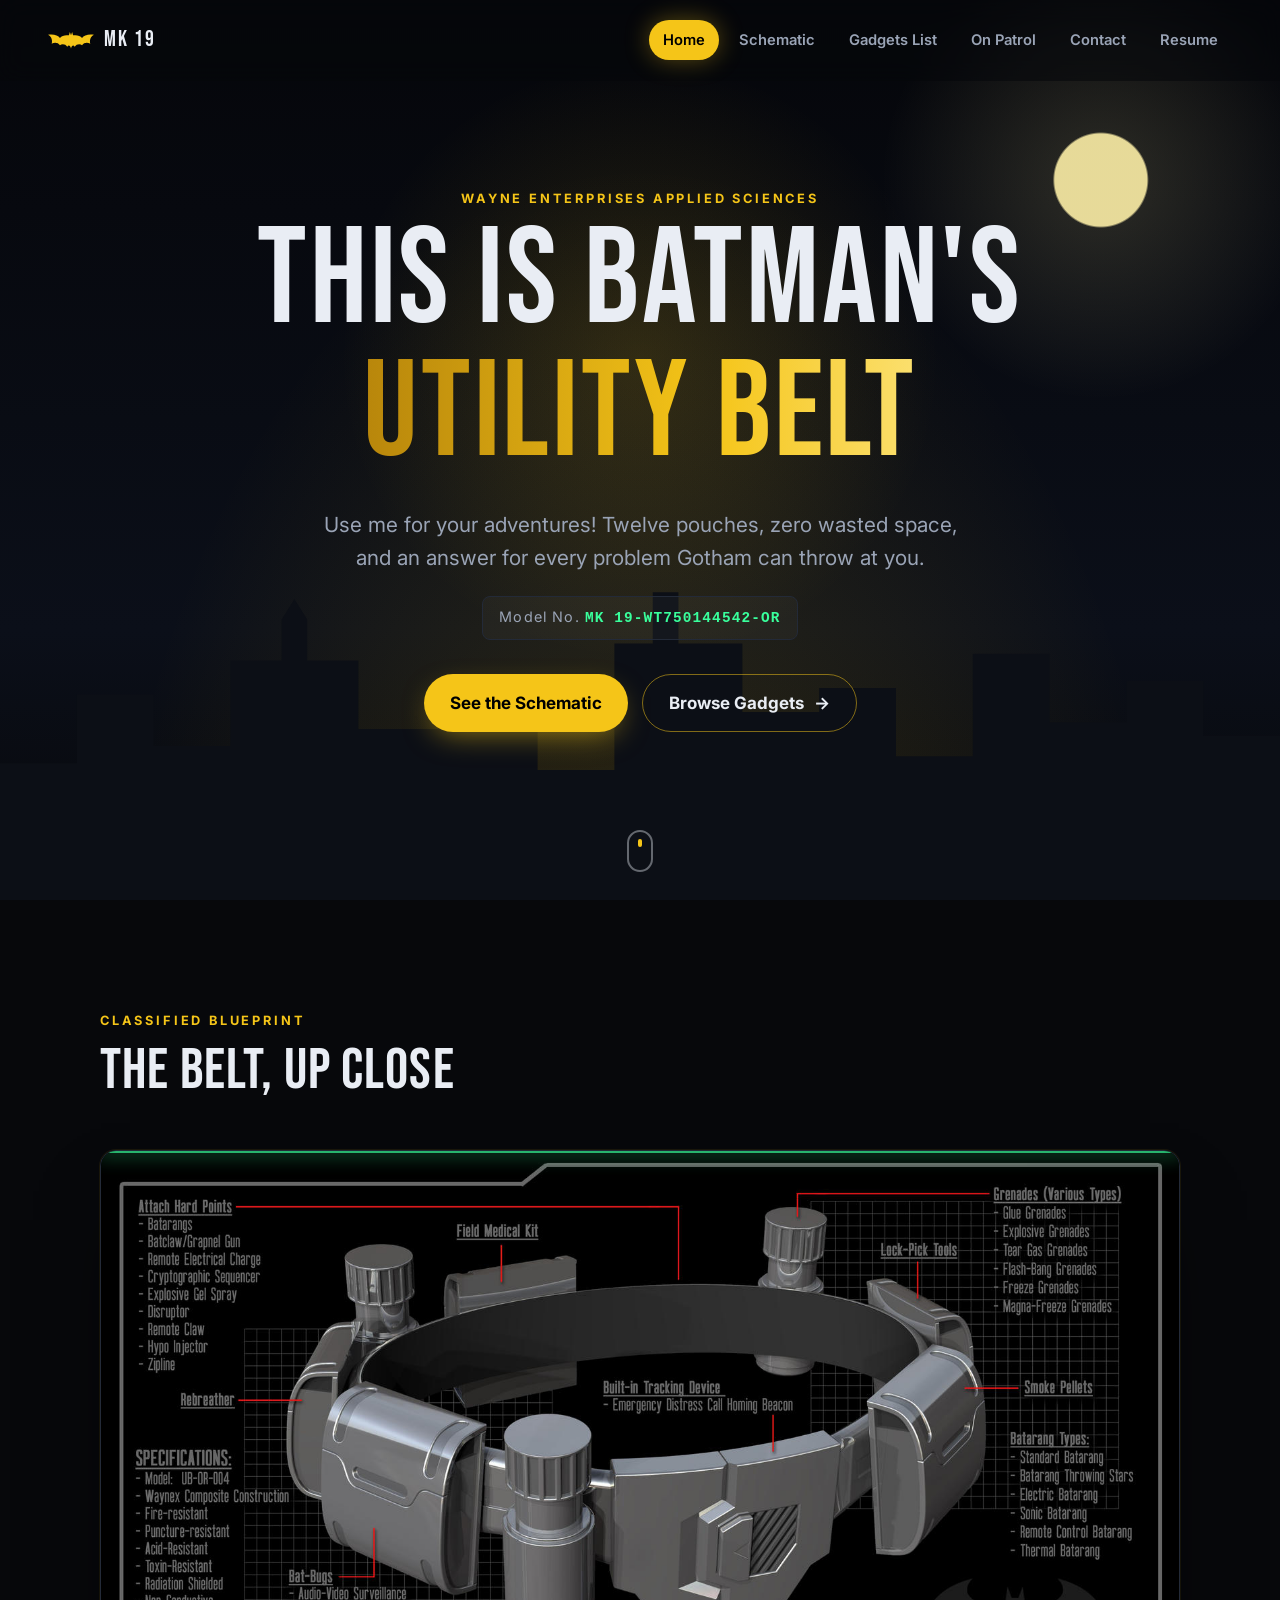
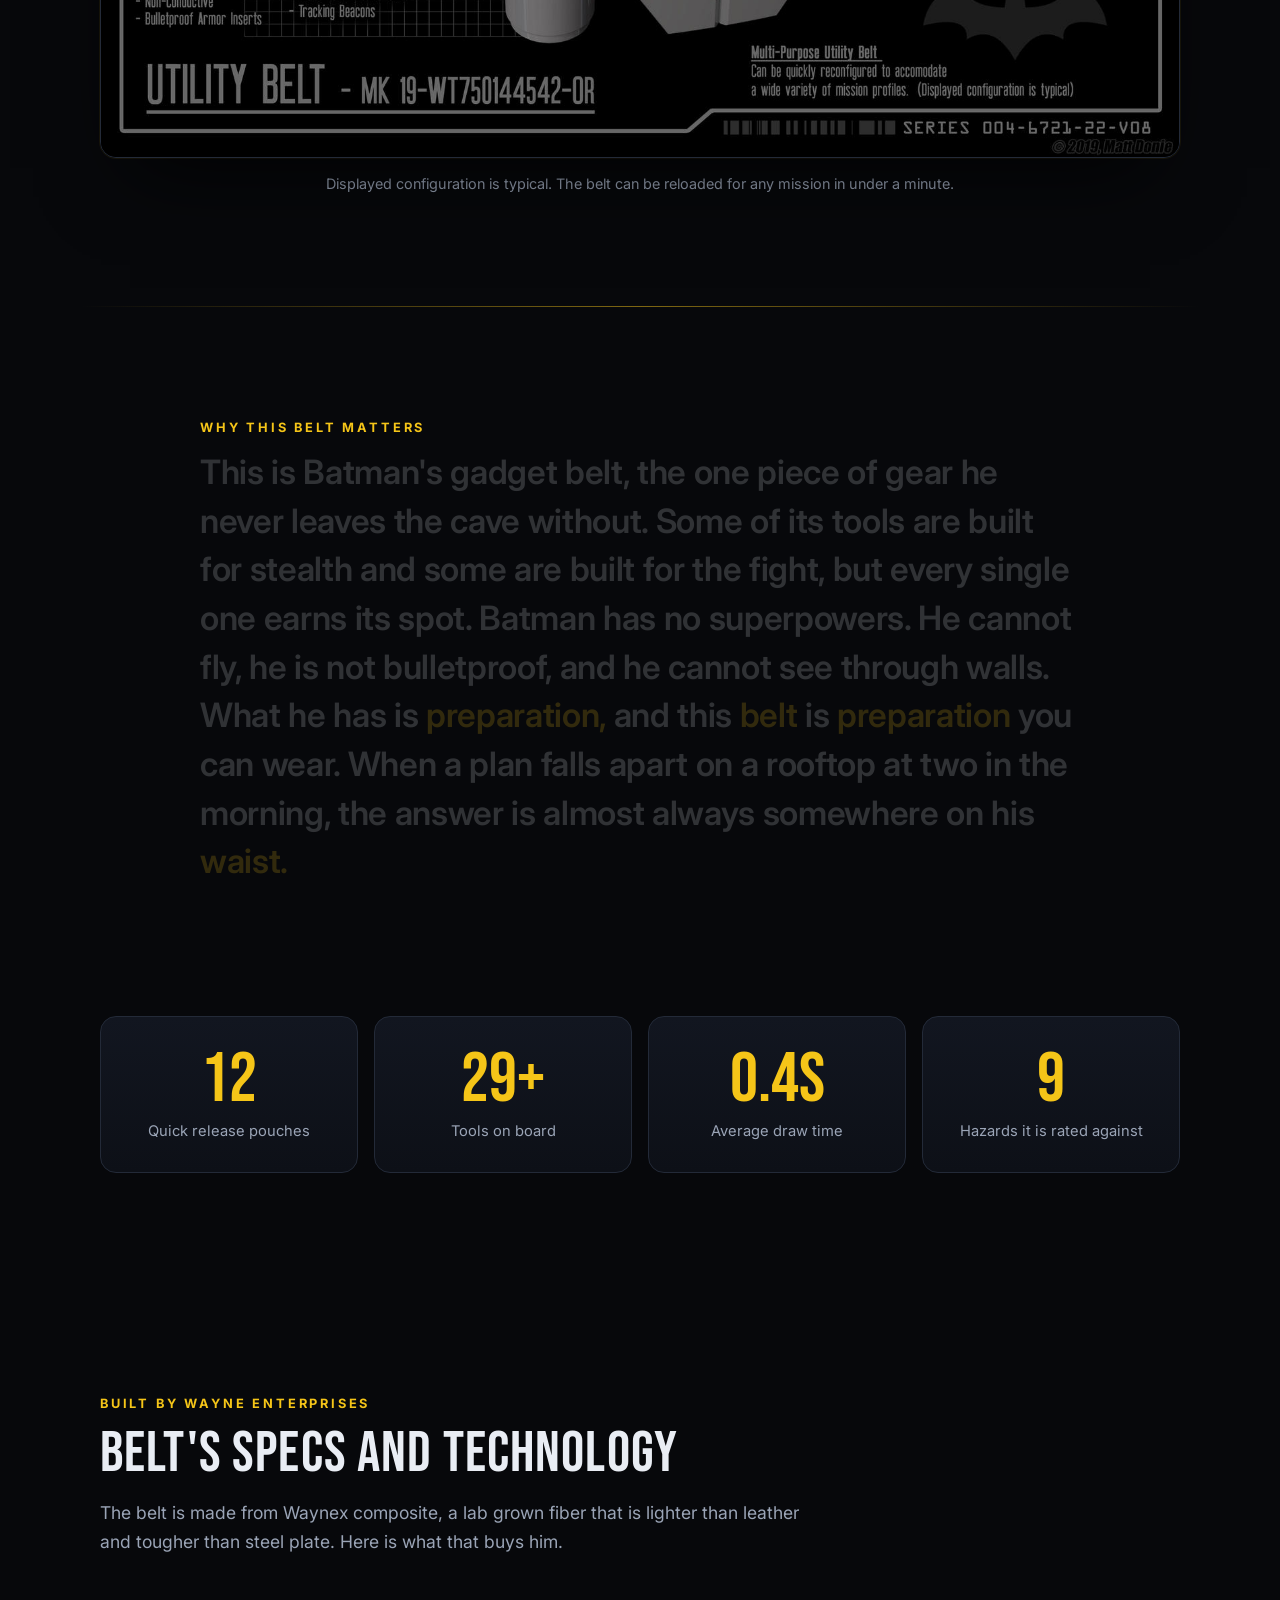
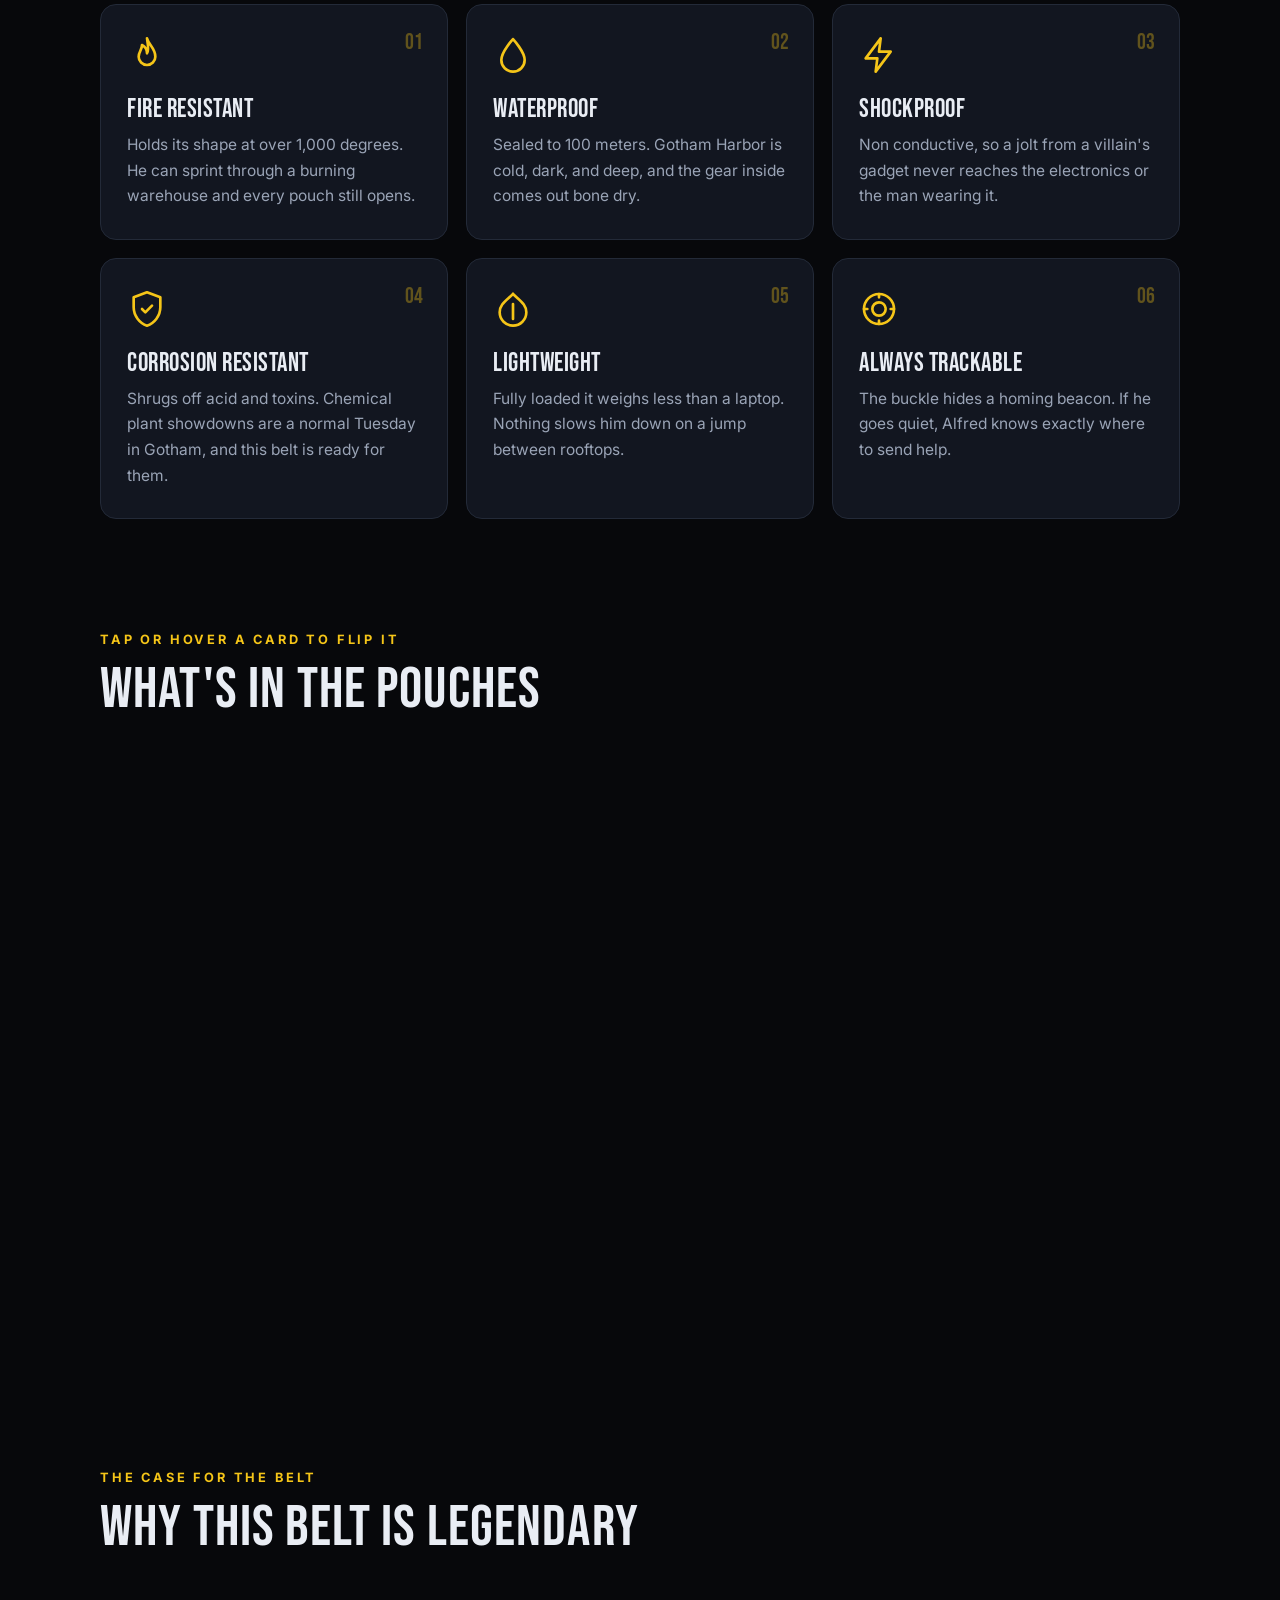
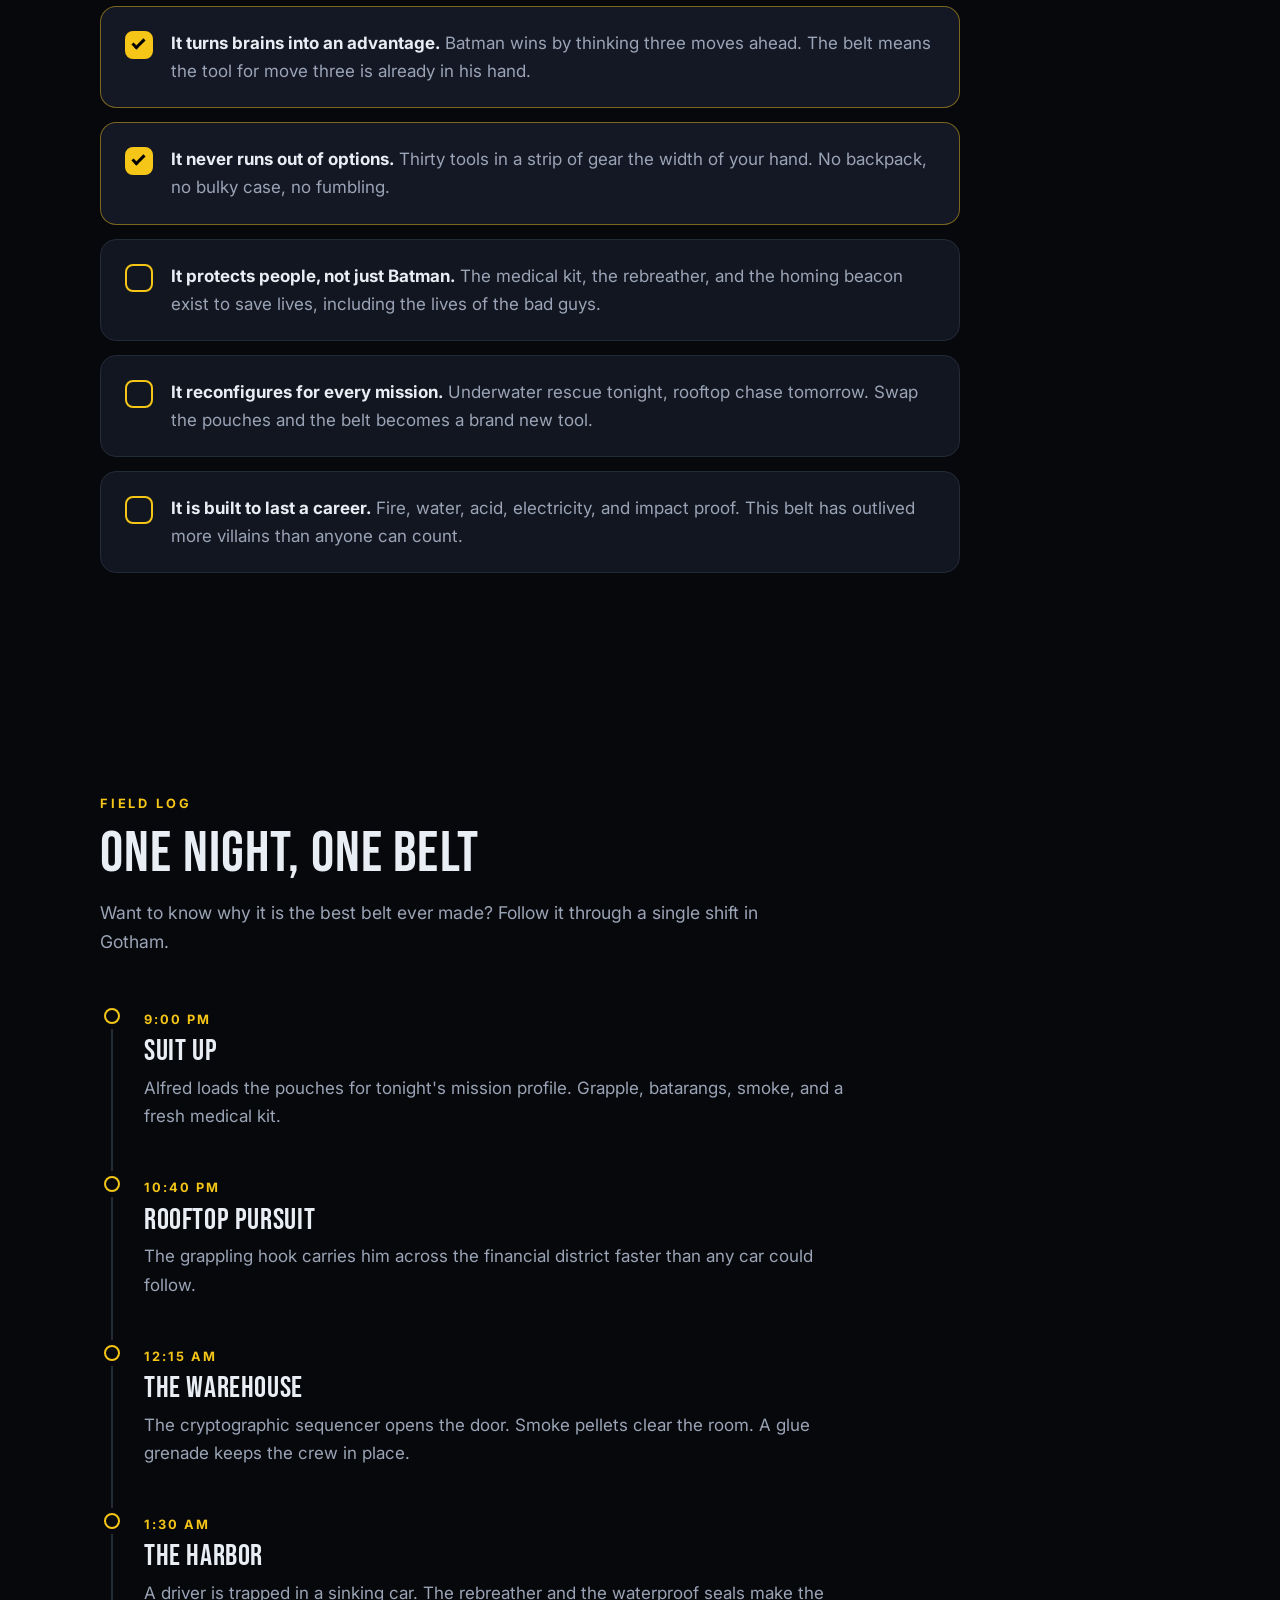
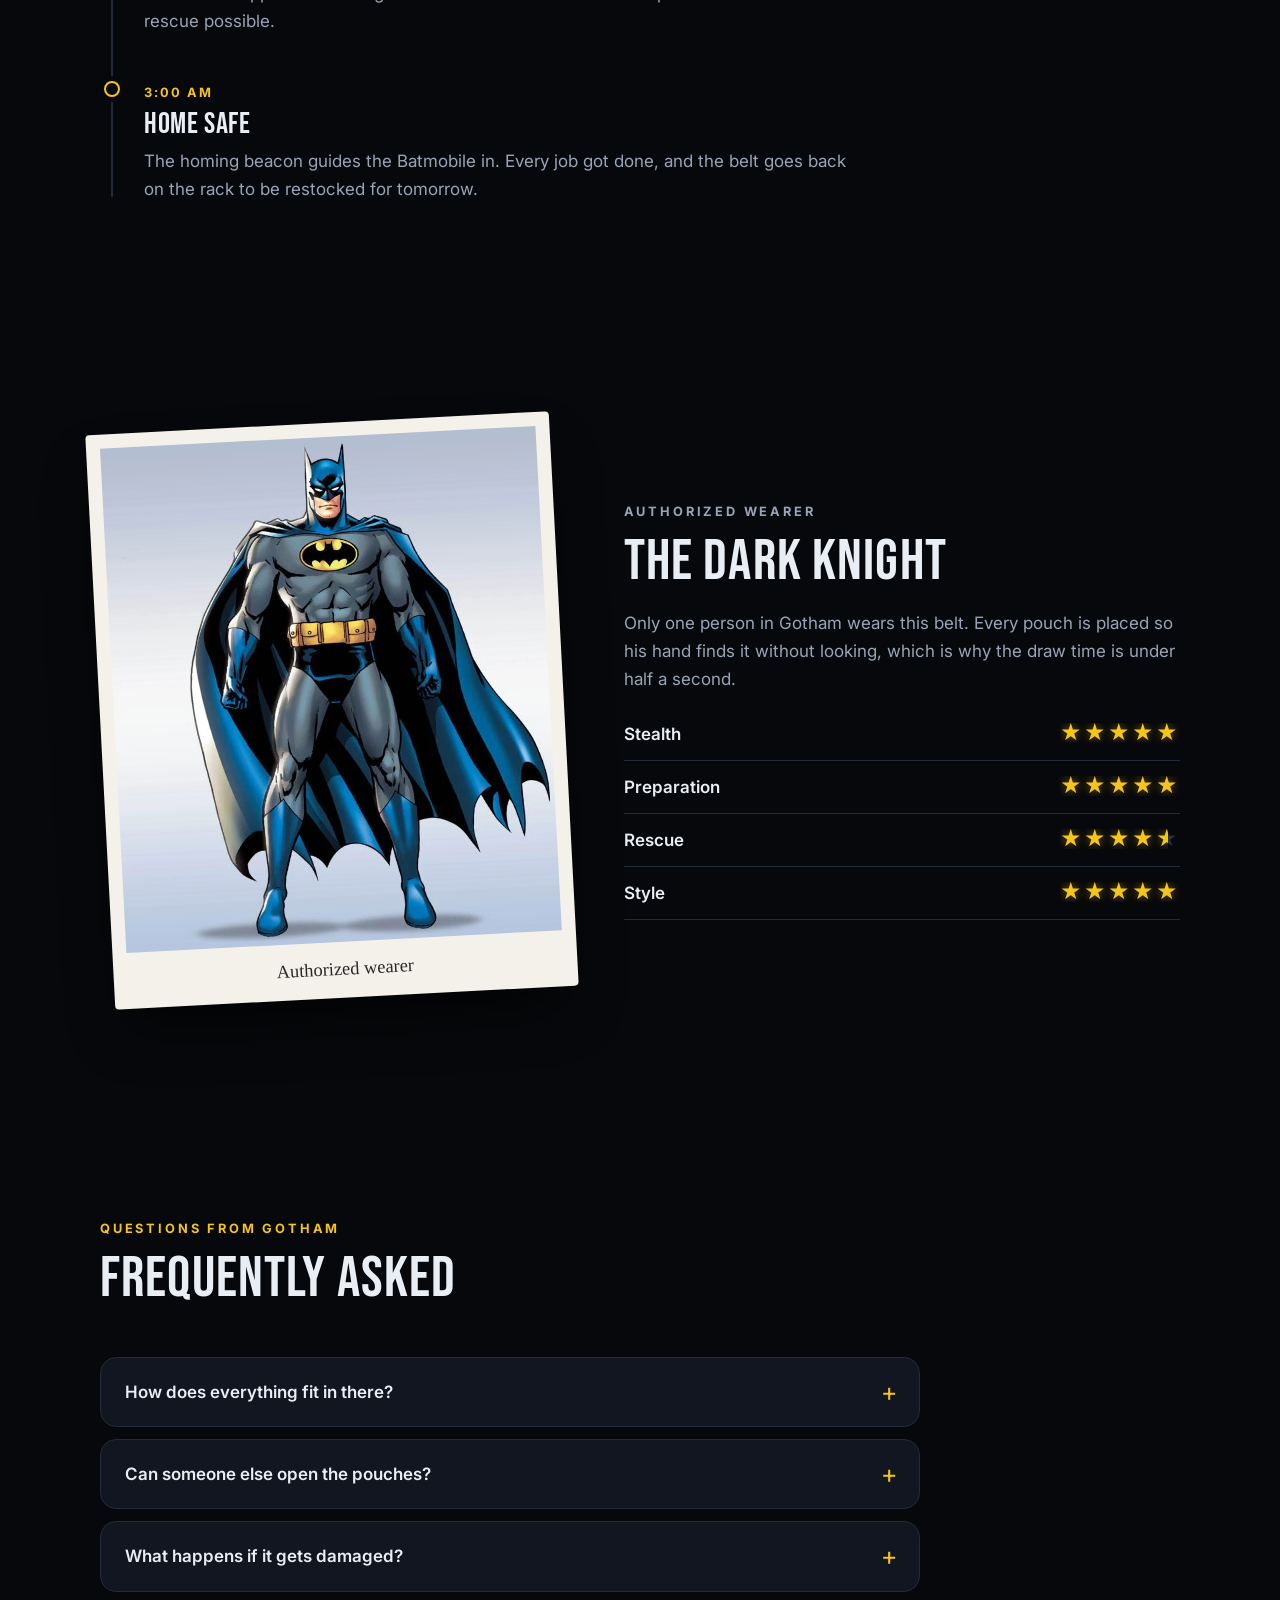
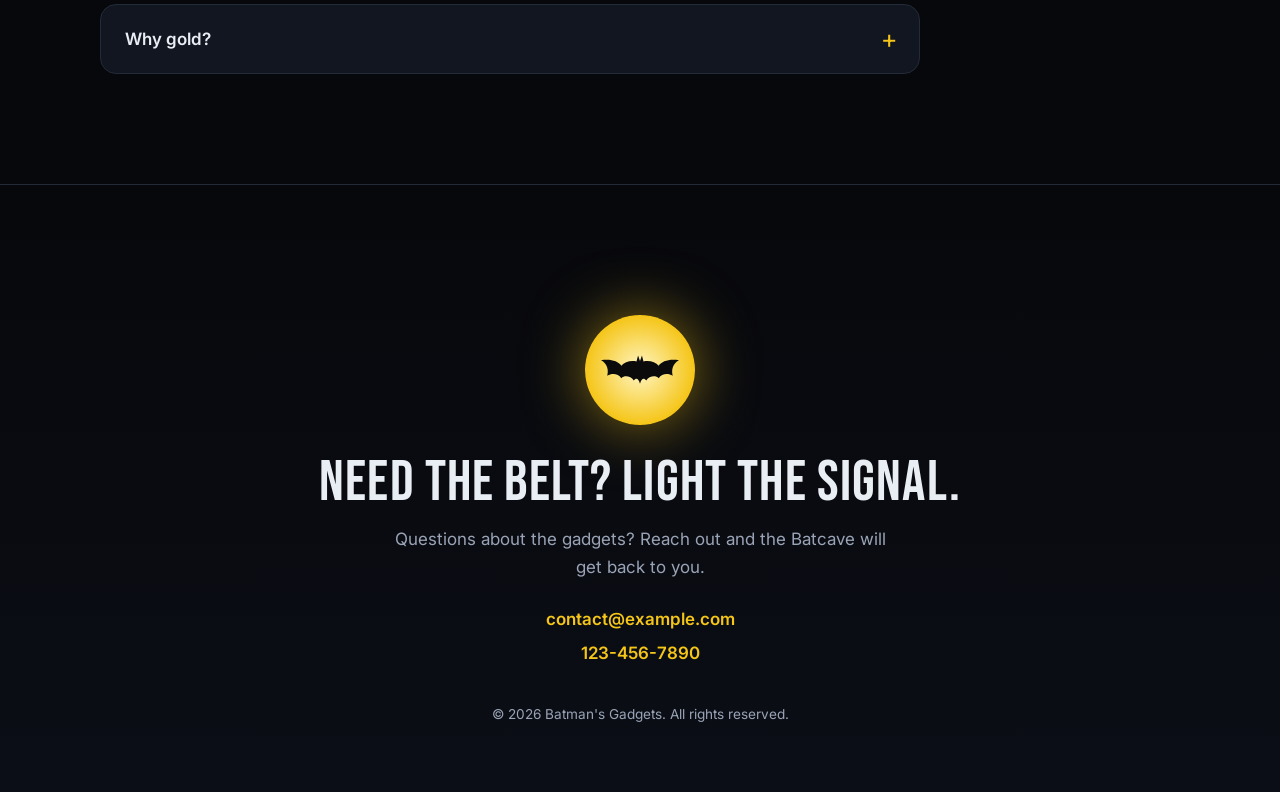
<file: index.html>
<!DOCTYPE html>
<html lang="en">
<!--
  ============================================================
  BATMAN'S UTILITY BELT  |  Enhanced edition
  ------------------------------------------------------------
  WHAT CHANGED FROM THE ORIGINAL (batmanResume):
  1. Layout rebuilt into clear sections: hero, schematic, why,
     stats, specs, gadgets, checklist, patrol timeline, wearer
     dossier, FAQ, contact footer.
  2. Content expanded a lot. The belt now has a real story:
     what it is made of, what it carries, why it beats every
     other belt in Gotham, and how it works through a night.
     Most details come straight from the schematic image
     (Waynex composite, toxin resistant, homing beacon, etc.).
  3. Motion and interaction borrowed from the EVOGENCY Motion
     Catalog. Every borrowed effect is tagged in a comment
     like this:  CATALOG: "Card name"
  4. Accessibility pass: real buttons for flip cards, alt
     text that describes the images, a skip link, and every
     animation turns off for people who ask their device for
     reduced motion.
  5. The original lists are still here (ol for specs, ul for
     gadgets, nav, hr, img, footer, media query) so the page
     still meets the HTML and CSS module requirements.
  ============================================================
-->
<head>
    <meta charset="UTF-8">
    <meta name="viewport" content="width=device-width, initial-scale=1.0">
    <!-- NEW: a description for search engines and link previews -->
    <meta name="description" content="Meet Batman's Utility Belt, model MK 19-WT750144542-OR. Specs, gadgets, and why it is the most trusted piece of gear in Gotham City.">
    <!-- NEW: theme color so phone browser bars turn Gotham black -->
    <meta name="theme-color" content="#07080b">

    <!-- NEW: two Google Fonts. Bebas Neue for the big headline look,
         Inter for easy reading. If you are offline the page falls back
         to system fonts and still looks fine. -->
    <link rel="preconnect" href="https://fonts.googleapis.com">
    <link rel="preconnect" href="https://fonts.gstatic.com" crossorigin>
    <link href="https://fonts.googleapis.com/css2?family=Bebas+Neue&family=Inter:wght@400;500;600;700&display=swap" rel="stylesheet">

    <!-- NEW: tiny inline script. It runs before the page paints and tags <html>
         with "js", so the scroll reveal styles only kick in when JavaScript works.
         If JavaScript is off, every section simply shows. -->
    <script>document.documentElement.classList.add("js");</script>

    <link rel="stylesheet" href="style.css">
    <!-- defer = the script waits until the HTML is fully read, same as the original -->
    <script src="script.js" defer></script>
    <title>Batman's Utility Belt | MK 19</title>
</head>

<body>
    <!-- NEW: skip link. Keyboard users can jump past the menu straight to the content. -->
    <a class="skip-link" href="#main">Skip to the belt</a>

    <!-- CATALOG: "Top progress bar"  |  a thin gold line that fills as you scroll -->
    <div class="progress-bar" aria-hidden="true"></div>

    <!-- ===================== NAVIGATION ===================== -->
    <!-- CATALOG: "Shrinking menu bar"  |  the bar gets slimmer once you scroll
         CATALOG: "Morphing menu highlight" + "You are here highlight"  |  one gold
         pill glides behind whichever link you hover or whichever section you are in.
         FIX: the original nav was never closed, so the whole page sat inside it. -->
    <nav class="navbar" aria-label="Main menu">
        <a class="brand" href="#home" aria-label="Back to the top">
            <svg class="bat-logo" viewBox="0 0 100 40" aria-hidden="true">
                <path d="M50 9 L52.5 2 L54.5 9.5 C62 8 70 10 74 15 C78 9 88 6 100 8 C92 12 90 20 92 28 C86 24 78 25 74 31 C70 27 62 28 58 34 C55 30 52 31 50 38 C48 31 45 30 42 34 C38 28 30 27 26 31 C22 25 14 24 8 28 C10 20 8 12 0 8 C12 6 22 9 26 15 C30 10 38 8 45.5 9.5 L47.5 2 Z"/>
            </svg>
            <span>MK 19</span>
        </a>
        <ul class="nav-links">
            <li><a href="#home">Home</a></li>
            <li><a href="#schematic">Schematic</a></li>
            <li><a href="#list">Gadgets List</a></li>
            <li><a href="#patrol">On Patrol</a></li>
            <li><a href="#footer">Contact</a></li>
            <!-- NEW: link to Batman's resume, which lives in the resume subfolder -->
            <li><a href="resume/index.html">Resume</a></li>
        </ul>
        <!-- the gliding pill. JavaScript moves it. -->
        <span class="nav-pill" aria-hidden="true"></span>
    </nav>

    <main id="main">

        <!-- ===================== HERO ===================== -->
        <!-- CATALOG: "Cursor spotlight"  |  a soft light follows your mouse across the hero -->
        <header class="hero" id="home">
            <div class="hero-inner">
                <p class="eyebrow reveal">Wayne Enterprises Applied Sciences</p>

                <!-- CATALOG: "Masked line rise"  |  each line slides up out of a hidden mask
                     CATALOG: "Flowing gradient text"  |  the gold words shimmer like polished metal -->
                <h1 class="hero-title">
                    <span class="line"><span>This is Batman's</span></span>
                    <span class="line"><span class="gold-flow">Utility Belt</span></span>
                </h1>

                <h2 class="hero-sub reveal">Use me for your adventures! Twelve pouches, zero wasted space, and an answer for every problem Gotham can throw at you.</h2>

                <!-- CATALOG: "Decode scramble"  |  the model number scrambles like a code, then locks in -->
                <p class="model reveal">Model No. <span class="scramble" data-text="MK 19-WT750144542-OR">MK 19-WT750144542-OR</span></p>

                <div class="hero-actions reveal">
                    <!-- CATALOG: "Button shine"  |  a glint sweeps across the main button -->
                    <a class="btn btn-gold shine" href="#schematic">See the Schematic</a>
                    <!-- CATALOG: "Button fill and arrow"  |  the outline button fills and its arrow slides -->
                    <a class="btn btn-ghost" href="#list">Browse Gadgets <span class="arrow" aria-hidden="true">&rarr;</span></a>
                </div>
            </div>

            <!-- CATALOG: "Scroll cue"  |  a small bouncing hint that there is more below -->
            <a class="scroll-cue" href="#schematic" aria-label="Scroll down">
                <span></span>
            </a>
        </header>

        <!-- ===================== SCHEMATIC ===================== -->
        <section class="schematic section" id="schematic">
            <div class="section-head reveal">
                <p class="eyebrow">Classified blueprint</p>
                <h2>The Belt, Up Close</h2>
            </div>

            <!-- CATALOG: "3D tilt" + "Glass glare"  |  the blueprint leans toward your mouse
                 and a glare slides over it like light on a screen.
                 OURS (not in the catalog): a green scanner line sweeps down, like the Batcomputer reading it. -->
            <figure class="tilt reveal">
                <div class="tilt-inner">
                    <img src="img/batman_arkham_origins_utility_belt_schematics_by_ravendeviant_dd1w6f4-fullview.jpg"
                         alt="Technical schematic of the utility belt showing the rebreather, field medical kit, lock pick tools, smoke pellets, grenade canisters, bat bugs, and the tracking device in the buckle"
                         width="1600" height="900" loading="lazy">
                    <span class="glare" aria-hidden="true"></span>
                    <span class="scanline" aria-hidden="true"></span>
                </div>
                <figcaption>Displayed configuration is typical. The belt can be reloaded for any mission in under a minute.</figcaption>
            </figure>
        </section>

        <hr class="divider">

        <!-- ===================== WHY IT EXISTS ===================== -->
        <section class="why section" id="why">
            <p class="eyebrow reveal">Why this belt matters</p>
            <!-- CATALOG: "Words light up as you read"  |  the paragraph brightens word by word as you scroll -->
            <p class="title read-light">
                This is Batman's gadget belt, the one piece of gear he never leaves the cave without. Some of its tools are built for stealth and some are built for the fight, but every single one earns its spot. Batman has no superpowers. He cannot fly, he is not bulletproof, and he cannot see through walls. What he has is preparation, and this belt is preparation you can wear. When a plan falls apart on a rooftop at two in the morning, the answer is almost always somewhere on his waist.
            </p>
        </section>

        <!-- ===================== STATS ===================== -->
        <!-- CATALOG: "Count up"  |  the numbers roll up when they come into view -->
        <section class="stats section" aria-label="Belt by the numbers">
            <div class="stat reveal" style="--i:0">
                <span class="stat-num" data-count="12">12</span>
                <span class="stat-label">Quick release pouches</span>
            </div>
            <div class="stat reveal" style="--i:1">
                <span class="stat-num" data-count="30" data-suffix="+">30+</span>
                <span class="stat-label">Tools on board</span>
            </div>
            <div class="stat reveal" style="--i:2">
                <span class="stat-num" data-count="0.4" data-decimals="1" data-suffix="s">0.4s</span>
                <span class="stat-label">Average draw time</span>
            </div>
            <div class="stat reveal" style="--i:3">
                <span class="stat-num" data-count="9">9</span>
                <span class="stat-label">Hazards it is rated against</span>
            </div>
        </section>

        <!-- ===================== SPECS + GADGETS (the original #list) ===================== -->
        <section class="section" id="list">
            <div class="section-head reveal">
                <p class="eyebrow">Built by Wayne Enterprises</p>
                <h2>Belt's Specs and Technology</h2>
                <p class="lead">The belt is made from Waynex composite, a lab grown fiber that is lighter than leather and tougher than steel plate. Here is what that buys him.</p>
            </div>

            <!-- KEPT: the original ordered list, now as cards.
                 CATALOG: "Scroll cascade"  |  cards float in one after another (the --i number sets the delay)
                 CATALOG: "Border trace"  |  a gold line runs around the card edge on hover
                 CATALOG: "Line drawing icons"  |  each icon draws itself in when the card appears -->
            <ol class="spec-grid">
                <li class="spec reveal" style="--i:0">
                    <svg class="icon" viewBox="0 0 24 24" aria-hidden="true"><path pathLength="1" d="M12 2c1 4 5 6 5 11a5 5 0 0 1-10 0c0-3 2-4 2-7 2 1 3 3 3 5 1-1 1-3 0-9z"/></svg>
                    <h3>Fire Resistant</h3>
                    <p>Holds its shape at over 1,000 degrees. He can sprint through a burning warehouse and every pouch still opens.</p>
                </li>
                <li class="spec reveal" style="--i:1">
                    <svg class="icon" viewBox="0 0 24 24" aria-hidden="true"><path pathLength="1" d="M12 2.5S5 10 5 15a7 7 0 0 0 14 0c0-5-7-12.5-7-12.5z"/></svg>
                    <h3>Waterproof</h3>
                    <p>Sealed to 100 meters. Gotham Harbor is cold, dark, and deep, and the gear inside comes out bone dry.</p>
                </li>
                <li class="spec reveal" style="--i:2">
                    <svg class="icon" viewBox="0 0 24 24" aria-hidden="true"><path pathLength="1" d="M13 2 4 14h7l-1 8 9-12h-7z"/></svg>
                    <h3>Shockproof</h3>
                    <p>Non conductive, so a jolt from a villain's gadget never reaches the electronics or the man wearing it.</p>
                </li>
                <li class="spec reveal" style="--i:3">
                    <svg class="icon" viewBox="0 0 24 24" aria-hidden="true"><path pathLength="1" d="M12 2 4 5v6c0 5 3.5 9.5 8 11 4.5-1.5 8-6 8-11V5z"/><path pathLength="1" d="m9 12 2 2 4-4"/></svg>
                    <h3>Corrosion Resistant</h3>
                    <p>Shrugs off acid and toxins. Chemical plant showdowns are a normal Tuesday in Gotham, and this belt is ready for them.</p>
                </li>
                <li class="spec reveal" style="--i:4">
                    <svg class="icon" viewBox="0 0 24 24" aria-hidden="true"><path pathLength="1" d="M12 3c-4 4-8 6-8 11a8 8 0 0 0 16 0c0-5-4-7-8-11z"/><path pathLength="1" d="M12 9v9"/></svg>
                    <h3>Lightweight</h3>
                    <p>Fully loaded it weighs less than a laptop. Nothing slows him down on a jump between rooftops.</p>
                </li>
                <li class="spec reveal" style="--i:5">
                    <svg class="icon" viewBox="0 0 24 24" aria-hidden="true"><circle pathLength="1" cx="12" cy="12" r="9"/><circle pathLength="1" cx="12" cy="12" r="4"/><path pathLength="1" d="M12 3v2M12 19v2M3 12h2M19 12h2"/></svg>
                    <h3>Always Trackable</h3>
                    <p>The buckle hides a homing beacon. If he goes quiet, Alfred knows exactly where to send help.</p>
                </li>
            </ol>

            <div class="section-head reveal gadgets-head">
                <p class="eyebrow">Tap or hover a card to flip it</p>
                <h2>What's in the Pouches</h2>
            </div>

            <!-- KEPT: the original unordered list (Grappling Hook, Batarang, Smoke Pellets) plus five more.
                 CATALOG: "Card flip"  |  the front shows the gadget, the back explains why it matters.
                 Each card is a real button, so it works with a keyboard and a screen reader. -->
            <ul class="gadget-grid">
                <li class="reveal" style="--i:0">
                    <button class="flip" type="button" aria-pressed="false">
                        <span class="face front"><span class="tag">Mobility</span><span class="g-name">Grappling Hook</span><span class="g-hint">Flip for details</span></span>
                        <span class="face back"><span class="g-name">Grappling Hook</span>Fires a line that bites into stone or steel and pulls him up a twenty story building in seconds. Gotham has no elevators fast enough.</span>
                    </button>
                </li>
                <li class="reveal" style="--i:1">
                    <button class="flip" type="button" aria-pressed="false">
                        <span class="face front"><span class="tag">Signature</span><span class="g-name">Batarang</span><span class="g-hint">Flip for details</span></span>
                        <span class="face back"><span class="g-name">Batarang</span>The classic. Comes in standard, sonic, thermal, and remote control versions. It disarms, distracts, and always comes back around.</span>
                    </button>
                </li>
                <li class="reveal" style="--i:2">
                    <button class="flip" type="button" aria-pressed="false">
                        <span class="face front"><span class="tag">Stealth</span><span class="g-name">Smoke Pellets</span><span class="g-hint">Flip for details</span></span>
                        <span class="face back"><span class="g-name">Smoke Pellets</span>One drop and the room fills with smoke. By the time it clears he is gone, and that is how the legend stays a legend.</span>
                    </button>
                </li>
                <li class="reveal" style="--i:3">
                    <button class="flip" type="button" aria-pressed="false">
                        <span class="face front"><span class="tag">Tech</span><span class="g-name">Cryptographic Sequencer</span><span class="g-hint">Flip for details</span></span>
                        <span class="face back"><span class="g-name">Cryptographic Sequencer</span>Cracks a security panel faster than the guard can finish his coffee. Locked doors are only a suggestion.</span>
                    </button>
                </li>
                <li class="reveal" style="--i:4">
                    <button class="flip" type="button" aria-pressed="false">
                        <span class="face front"><span class="tag">Survival</span><span class="g-name">Rebreather</span><span class="g-hint">Flip for details</span></span>
                        <span class="face back"><span class="g-name">Rebreather</span>Clean air for underwater rescues and gas filled rooms. When a villain floods a hideout with fear toxin, he keeps breathing easy.</span>
                    </button>
                </li>
                <li class="reveal" style="--i:5">
                    <button class="flip" type="button" aria-pressed="false">
                        <span class="face front"><span class="tag">Recon</span><span class="g-name">Bat Bugs</span><span class="g-hint">Flip for details</span></span>
                        <span class="face back"><span class="g-name">Bat Bugs</span>Tiny audio and video trackers. Stick one on a getaway car and the Batcomputer follows it all the way home.</span>
                    </button>
                </li>
                <li class="reveal" style="--i:6">
                    <button class="flip" type="button" aria-pressed="false">
                        <span class="face front"><span class="tag">Rescue</span><span class="g-name">Field Medical Kit</span><span class="g-hint">Flip for details</span></span>
                        <span class="face back"><span class="g-name">Field Medical Kit</span>Bandages, splints, and antidotes. Half his nights end with patching up someone else, and he is always ready to.</span>
                    </button>
                </li>
                <li class="reveal" style="--i:7">
                    <button class="flip" type="button" aria-pressed="false">
                        <span class="face front"><span class="tag">Crowd Control</span><span class="g-name">Freeze and Glue Grenades</span><span class="g-hint">Flip for details</span></span>
                        <span class="face back"><span class="g-name">Freeze and Glue Grenades</span>Pins a getaway crew to the floor without hurting anyone. The police show up to find them stuck and waiting.</span>
                    </button>
                </li>
            </ul>
        </section>

        <!-- ===================== WHY IT'S AWESOME ===================== -->
        <section class="awesome section" id="awesome">
            <div class="section-head reveal">
                <p class="eyebrow">The case for the belt</p>
                <h2>Why This Belt Is Legendary</h2>
            </div>
            <!-- CATALOG: "Checklist that ticks itself"  |  each box checks itself off one after another as you scroll in -->
            <ul class="checklist">
                <li><span class="box" aria-hidden="true"></span><div><strong>It turns brains into an advantage.</strong> Batman wins by thinking three moves ahead. The belt means the tool for move three is already in his hand.</div></li>
                <li><span class="box" aria-hidden="true"></span><div><strong>It never runs out of options.</strong> Thirty tools in a strip of gear the width of your hand. No backpack, no bulky case, no fumbling.</div></li>
                <li><span class="box" aria-hidden="true"></span><div><strong>It protects people, not just Batman.</strong> The medical kit, the rebreather, and the homing beacon exist to save lives, including the lives of the bad guys.</div></li>
                <li><span class="box" aria-hidden="true"></span><div><strong>It reconfigures for every mission.</strong> Underwater rescue tonight, rooftop chase tomorrow. Swap the pouches and the belt becomes a brand new tool.</div></li>
                <li><span class="box" aria-hidden="true"></span><div><strong>It is built to last a career.</strong> Fire, water, acid, electricity, and impact proof. This belt has outlived more villains than anyone can count.</div></li>
            </ul>
        </section>

        <!-- ===================== A NIGHT ON PATROL ===================== -->
        <section class="patrol section" id="patrol">
            <div class="section-head reveal">
                <p class="eyebrow">Field log</p>
                <h2>One Night, One Belt</h2>
                <p class="lead">Want to know why it is the best belt ever made? Follow it through a single shift in Gotham.</p>
            </div>
            <!-- CATALOG: "Timeline that draws itself"  |  the gold line grows down the page as you scroll -->
            <ol class="timeline">
                <li class="reveal"><span class="time">9:00 PM</span><h3>Suit up</h3><p>Alfred loads the pouches for tonight's mission profile. Grapple, batarangs, smoke, and a fresh medical kit.</p></li>
                <li class="reveal"><span class="time">10:40 PM</span><h3>Rooftop pursuit</h3><p>The grappling hook carries him across the financial district faster than any car could follow.</p></li>
                <li class="reveal"><span class="time">12:15 AM</span><h3>The warehouse</h3><p>The cryptographic sequencer opens the door. Smoke pellets clear the room. A glue grenade keeps the crew in place.</p></li>
                <li class="reveal"><span class="time">1:30 AM</span><h3>The harbor</h3><p>A driver is trapped in a sinking car. The rebreather and the waterproof seals make the rescue possible.</p></li>
                <li class="reveal"><span class="time">3:00 AM</span><h3>Home safe</h3><p>The homing beacon guides the Batmobile in. Every job got done, and the belt goes back on the rack to be restocked for tomorrow.</p></li>
            </ol>
        </section>

        <!-- ===================== THE WEARER ===================== -->
        <section class="wearer section" id="wearer">
            <!-- CATALOG: "Photo that develops like a Polaroid"  |  the picture fades in from a dark blur like an instant photo
                 NEW: this image was in the img folder but never used on the original page -->
            <figure class="polaroid reveal">
                <img src="img/Batman_29.webp" alt="Batman standing tall in his gray and blue suit with the gold utility belt around his waist" width="690" height="800" loading="lazy">
                <figcaption>Authorized wearer</figcaption>
            </figure>

            <div class="dossier reveal">
                <p class="eyebrow">Authorized wearer</p>
                <h2>The Dark Knight</h2>
                <p>Only one person in Gotham wears this belt. Every pouch is placed so his hand finds it without looking, which is why the draw time is under half a second.</p>

                <!-- CATALOG: "Star rating fill"  |  stars fill from left to right when they come into view -->
                <dl class="ratings">
                    <div><dt>Stealth</dt><dd><span class="stars" style="--rating:5" role="img" aria-label="5 out of 5"></span></dd></div>
                    <div><dt>Preparation</dt><dd><span class="stars" style="--rating:5" role="img" aria-label="5 out of 5"></span></dd></div>
                    <div><dt>Rescue</dt><dd><span class="stars" style="--rating:4.5" role="img" aria-label="4.5 out of 5"></span></dd></div>
                    <div><dt>Style</dt><dd><span class="stars" style="--rating:5" role="img" aria-label="5 out of 5"></span></dd></div>
                </dl>
            </div>
        </section>

        <!-- ===================== FAQ ===================== -->
        <section class="faq section" id="faq">
            <div class="section-head reveal">
                <p class="eyebrow">Questions from Gotham</p>
                <h2>Frequently Asked</h2>
            </div>
            <!-- CATALOG: "Smooth FAQ drawers"  |  native details and summary, so it works even with JavaScript off,
                 and JavaScript adds the smooth open and close -->
            <div class="faq-list">
                <details class="reveal">
                    <summary>How does everything fit in there?</summary>
                    <div class="faq-body"><p>Smart packing. Each pouch is custom molded around its tool, so there is no wasted space and nothing rattles.</p></div>
                </details>
                <details class="reveal">
                    <summary>Can someone else open the pouches?</summary>
                    <div class="faq-body"><p>Nope. The quick release latches are keyed to Batman's gloves. To anyone else the belt is a very stylish brick.</p></div>
                </details>
                <details class="reveal">
                    <summary>What happens if it gets damaged?</summary>
                    <div class="faq-body"><p>Lucius Fox keeps spare pouches in the cave. A full rebuild takes one night, and Batman usually has three backup belts ready.</p></div>
                </details>
                <details class="reveal">
                    <summary>Why gold?</summary>
                    <div class="faq-body"><p>It draws the eye to the belt and away from his face. A small piece of misdirection that has worked for decades.</p></div>
                </details>
            </div>
        </section>
    </main>

    <!-- ===================== FOOTER ===================== -->
    <!-- CATALOG: "Stage spotlight sweep"  |  a Bat Signal beam sweeps the night sky behind the contact info -->
    <footer id="footer">
        <div class="signal" aria-hidden="true">
            <svg class="bat-logo" viewBox="0 0 100 40"><path d="M50 9 L52.5 2 L54.5 9.5 C62 8 70 10 74 15 C78 9 88 6 100 8 C92 12 90 20 92 28 C86 24 78 25 74 31 C70 27 62 28 58 34 C55 30 52 31 50 38 C48 31 45 30 42 34 C38 28 30 27 26 31 C22 25 14 24 8 28 C10 20 8 12 0 8 C12 6 22 9 26 15 C30 10 38 8 45.5 9.5 L47.5 2 Z"/></svg>
        </div>
        <h2>Need the Belt? Light the Signal.</h2>
        <p class="footer-lead">Questions about the gadgets? Reach out and the Batcave will get back to you.</p>
        <!-- KEPT: the original contact lines, now clickable -->
        <p><a href="mailto:contact@example.com">contact@example.com</a></p>
        <p><a href="tel:1234567890">123-456-7890</a></p>
        <!-- NEW: the year updates itself with JavaScript -->
        <p class="copyright">&copy; <span id="year">2023</span> Batman's Gadgets. All rights reserved.</p>
    </footer>

    <!-- CATALOG: "Back to top ring"  |  a ring fills up as you scroll, click it to fly back to the top -->
    <a class="to-top" href="#home" aria-label="Back to top">
        <svg viewBox="0 0 44 44" aria-hidden="true">
            <circle class="ring-bg" cx="22" cy="22" r="20"/>
            <circle class="ring" cx="22" cy="22" r="20" pathLength="1"/>
            <path d="M22 28V16M16 21l6-6 6 6"/>
        </svg>
    </a>
</body>
</html>
</file>
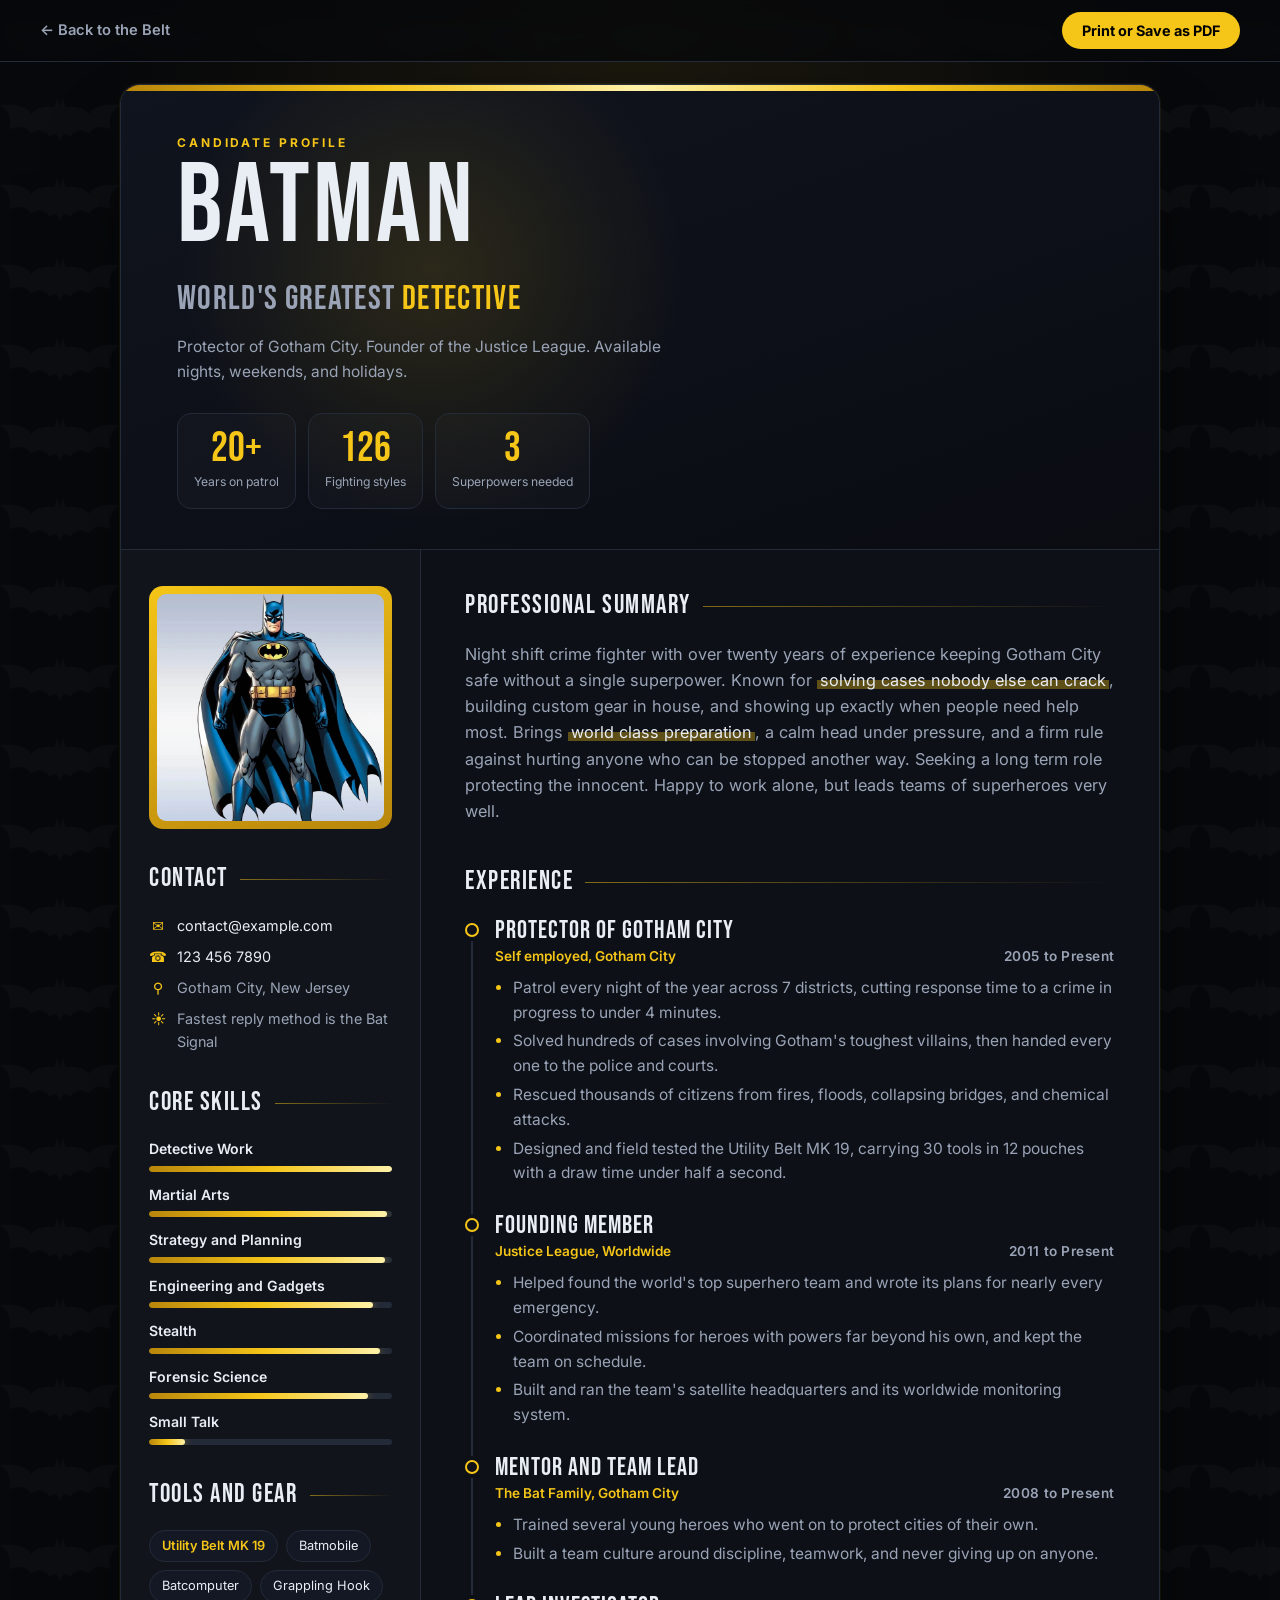
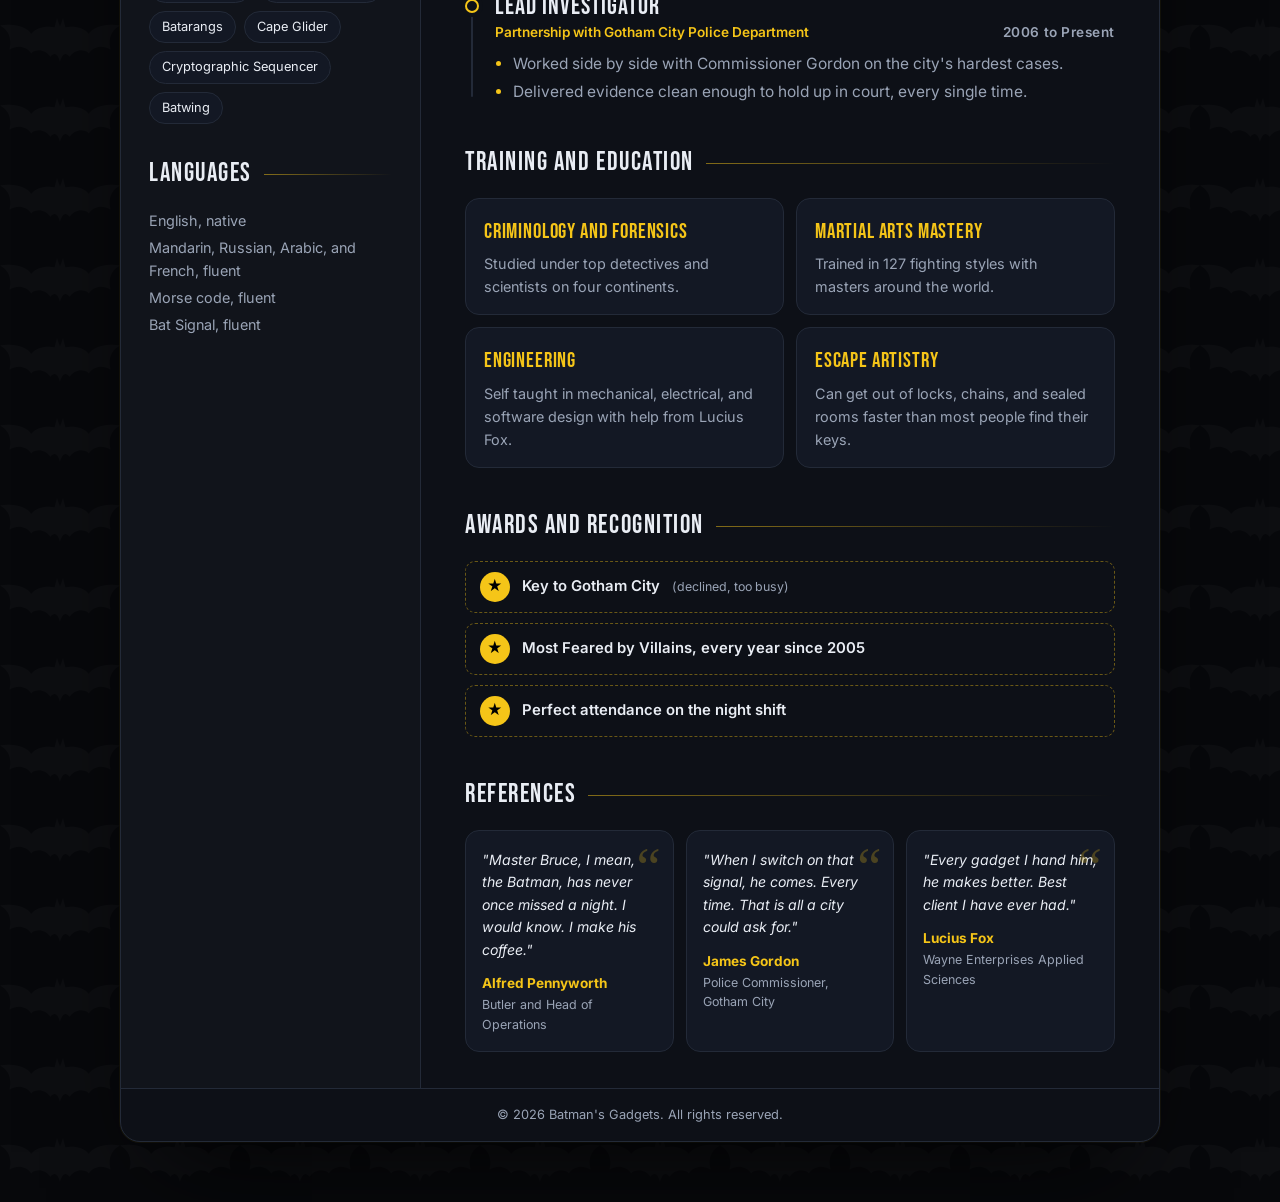
<file: resume/index.html>
<!DOCTYPE html>
<html lang="en">
<!--
  ============================================================
  BATMAN'S RESUME
  ------------------------------------------------------------
  A one page resume for the Dark Knight, built as its own mini
  site inside the "resume" folder so it can be opened, shared,
  or submitted on its own. It has its own index.html, style.css,
  script.js, and img folder (nothing depends on files outside).

  HOW IT IS BUILT
  - Two column layout: a sidebar (photo, contact, skills,
    languages, gear) and a main column (summary, experience,
    training, awards, references).
  - Semantic HTML: header, aside, main, section, article, time,
    address. Screen readers and search engines understand it.
  - Effects borrowed from the EVOGENCY Motion Catalog are tagged
    CATALOG: "Card name", same as the belt page.
  - A print stylesheet (bottom of style.css) turns the dark page
    into a clean white one page resume when you press Print.
  - Writing style follows resume rules: no dashes, no colons in
    sentences, short punchy bullets that start with a verb and
    end with a result.
  ============================================================
-->
<head>
    <meta charset="UTF-8">
    <meta name="viewport" content="width=device-width, initial-scale=1.0">
    <meta name="description" content="Resume of Batman, Protector of Gotham City. Detective, strategist, and founder of the Justice League.">
    <meta name="theme-color" content="#07080b">

    <!-- runs before paint so the reveal effects only hide things when JavaScript works -->
    <script>document.documentElement.classList.add("js");</script>

    <!-- same fonts as the belt page, so both pages feel like one brand -->
    <link rel="preconnect" href="https://fonts.googleapis.com">
    <link rel="preconnect" href="https://fonts.gstatic.com" crossorigin>
    <link href="https://fonts.googleapis.com/css2?family=Bebas+Neue&family=Inter:wght@400;500;600;700&display=swap" rel="stylesheet">

    <link rel="stylesheet" href="style.css">
    <script src="script.js" defer></script>
    <title>Batman | Resume</title>
</head>

<body>
    <!-- CATALOG: "Top progress bar" -->
    <div class="progress-bar" aria-hidden="true"></div>

    <!-- Toolbar: back to the belt page, and print the resume.
         It is hidden when printing (see @media print in style.css). -->
    <div class="toolbar">
        <!-- ../ means "go up one folder", back to the belt page -->
        <a class="tool-link" href="../index.html"><span aria-hidden="true">&larr;</span> Back to the Belt</a>
        <!-- CATALOG: "Button shine" -->
        <button class="tool-btn shine" type="button" id="print-btn">Print or Save as PDF</button>
    </div>

    <!-- The paper. Everything inside is the actual resume. -->
    <div class="sheet">

        <!-- ===================== HEADER ===================== -->
        <!-- CATALOG: "Cursor spotlight"  |  soft gold light follows the mouse across the header -->
        <header class="resume-header">
            <div class="name-block">
                <p class="eyebrow">Candidate profile</p>
                <!-- CATALOG: "Masked line rise" -->
                <h1 class="name"><span class="line"><span>Batman</span></span></h1>
                <!-- CATALOG: "Rotating word"  |  the job title cycles through his roles -->
                <p class="role">
                    <span class="role-fixed">World's Greatest</span>
                    <span class="rotator" aria-live="polite"><span class="rotator-word">Detective</span></span>
                </p>
                <p class="tagline">Protector of Gotham City. Founder of the Justice League. Available nights, weekends, and holidays.</p>
            </div>

            <!-- CATALOG: "Count up"  |  headline numbers roll up on load -->
            <ul class="kpis" aria-label="Career highlights">
                <li><span class="kpi-num" data-count="20" data-suffix="+">20+</span><span class="kpi-label">Years on patrol</span></li>
                <li><span class="kpi-num" data-count="127">127</span><span class="kpi-label">Fighting styles</span></li>
                <li><span class="kpi-num" data-count="0">0</span><span class="kpi-label">Superpowers needed</span></li>
            </ul>
        </header>

        <div class="layout">

            <!-- ===================== SIDEBAR ===================== -->
            <aside class="sidebar">
                <!-- CATALOG: "Photo that develops like a Polaroid" (softer version, no tilt) -->
                <figure class="photo reveal">
                    <img src="img/Batman_29.webp" alt="Batman in his gray and blue suit with the gold utility belt" width="690" height="800">
                </figure>

                <section class="side-block reveal" aria-labelledby="contact-h">
                    <h2 id="contact-h">Contact</h2>
                    <!-- <address> is the correct HTML tag for contact details -->
                    <address>
                        <ul class="contact">
                            <li><span class="ico" aria-hidden="true">&#9993;</span><a href="mailto:contact@example.com">contact@example.com</a></li>
                            <li><span class="ico" aria-hidden="true">&#9742;</span><a href="tel:1234567890">123 456 7890</a></li>
                            <li><span class="ico" aria-hidden="true">&#9906;</span>Gotham City, New Jersey</li>
                            <li><span class="ico" aria-hidden="true">&#9728;</span>Fastest reply method is the Bat Signal</li>
                        </ul>
                    </address>
                </section>

                <!-- CATALOG: "Result bars and rings"  |  skill bars fill to their level when they scroll in.
                     --level is the percentage, set right in the HTML so it is easy to change. -->
                <section class="side-block reveal" aria-labelledby="skills-h">
                    <h2 id="skills-h">Core Skills</h2>
                    <ul class="skills">
                        <li><span class="skill-name">Detective Work</span><span class="bar" style="--level:100%" role="img" aria-label="Expert"><span></span></span></li>
                        <li><span class="skill-name">Martial Arts</span><span class="bar" style="--level:98%" role="img" aria-label="Expert"><span></span></span></li>
                        <li><span class="skill-name">Strategy and Planning</span><span class="bar" style="--level:97%" role="img" aria-label="Expert"><span></span></span></li>
                        <li><span class="skill-name">Engineering and Gadgets</span><span class="bar" style="--level:92%" role="img" aria-label="Advanced"><span></span></span></li>
                        <li><span class="skill-name">Stealth</span><span class="bar" style="--level:95%" role="img" aria-label="Expert"><span></span></span></li>
                        <li><span class="skill-name">Forensic Science</span><span class="bar" style="--level:90%" role="img" aria-label="Advanced"><span></span></span></li>
                        <li><span class="skill-name">Small Talk</span><span class="bar" style="--level:15%" role="img" aria-label="Needs work"><span></span></span></li>
                    </ul>
                </section>

                <section class="side-block reveal" aria-labelledby="tools-h">
                    <h2 id="tools-h">Tools and Gear</h2>
                    <!-- CATALOG: "Icon micro reactions"  |  chips lift and glow on hover -->
                    <ul class="chips">
                        <li><a href="../index.html">Utility Belt MK 19</a></li>
                        <li>Batmobile</li>
                        <li>Batcomputer</li>
                        <li>Grappling Hook</li>
                        <li>Batarangs</li>
                        <li>Cape Glider</li>
                        <li>Cryptographic Sequencer</li>
                        <li>Batwing</li>
                    </ul>
                </section>

                <section class="side-block reveal" aria-labelledby="lang-h">
                    <h2 id="lang-h">Languages</h2>
                    <ul class="plain">
                        <li>English, native</li>
                        <li>Mandarin, Russian, Arabic, and French, fluent</li>
                        <li>Morse code, fluent</li>
                        <li>Bat Signal, fluent</li>
                    </ul>
                </section>
            </aside>

            <!-- ===================== MAIN COLUMN ===================== -->
            <main class="main">

                <section class="block reveal" aria-labelledby="summary-h">
                    <h2 id="summary-h">Professional Summary</h2>
                    <!-- CATALOG: "Highlighter sweep"  |  key phrases get a gold marker swipe when they scroll in -->
                    <p class="summary">
                        Night shift crime fighter with over twenty years of experience keeping Gotham City safe without a single superpower.
                        Known for <mark>solving cases nobody else can crack</mark>, building custom gear in house, and showing up exactly when people need help most.
                        Brings <mark>world class preparation</mark>, a calm head under pressure, and a firm rule against hurting anyone who can be stopped another way.
                        Seeking a long term role protecting the innocent. Happy to work alone, but leads teams of superheroes very well.
                    </p>
                </section>

                <!-- CATALOG: "Timeline that draws itself"  |  the gold line grows down through the jobs as you scroll -->
                <section class="block reveal" aria-labelledby="exp-h">
                    <h2 id="exp-h">Experience</h2>
                    <div class="timeline">
                        <article class="job">
                            <header>
                                <h3>Protector of Gotham City</h3>
                                <p class="meta"><span class="org">Self employed, Gotham City</span><time>2005 to Present</time></p>
                            </header>
                            <ul>
                                <li>Patrol every night of the year across 7 districts, cutting response time to a crime in progress to under 4 minutes.</li>
                                <li>Solved hundreds of cases involving Gotham's toughest villains, then handed every one to the police and courts.</li>
                                <li>Rescued thousands of citizens from fires, floods, collapsing bridges, and chemical attacks.</li>
                                <li>Designed and field tested the Utility Belt MK 19, carrying 30 tools in 12 pouches with a draw time under half a second.</li>
                            </ul>
                        </article>

                        <article class="job">
                            <header>
                                <h3>Founding Member</h3>
                                <p class="meta"><span class="org">Justice League, Worldwide</span><time>2011 to Present</time></p>
                            </header>
                            <ul>
                                <li>Helped found the world's top superhero team and wrote its plans for nearly every emergency.</li>
                                <li>Coordinated missions for heroes with powers far beyond his own, and kept the team on schedule.</li>
                                <li>Built and ran the team's satellite headquarters and its worldwide monitoring system.</li>
                            </ul>
                        </article>

                        <article class="job">
                            <header>
                                <h3>Mentor and Team Lead</h3>
                                <p class="meta"><span class="org">The Bat Family, Gotham City</span><time>2008 to Present</time></p>
                            </header>
                            <ul>
                                <li>Trained several young heroes who went on to protect cities of their own.</li>
                                <li>Built a team culture around discipline, teamwork, and never giving up on anyone.</li>
                            </ul>
                        </article>

                        <article class="job">
                            <header>
                                <h3>Lead Investigator</h3>
                                <p class="meta"><span class="org">Partnership with Gotham City Police Department</span><time>2006 to Present</time></p>
                            </header>
                            <ul>
                                <li>Worked side by side with Commissioner Gordon on the city's hardest cases.</li>
                                <li>Delivered evidence clean enough to hold up in court, every single time.</li>
                            </ul>
                        </article>
                    </div>
                </section>

                <section class="block reveal" aria-labelledby="train-h">
                    <h2 id="train-h">Training and Education</h2>
                    <!-- CATALOG: "Scroll cascade"  |  cards float in one after another -->
                    <div class="cards">
                        <div class="card"><h3>Criminology and Forensics</h3><p>Studied under top detectives and scientists on four continents.</p></div>
                        <div class="card"><h3>Martial Arts Mastery</h3><p>Trained in 127 fighting styles with masters around the world.</p></div>
                        <div class="card"><h3>Engineering</h3><p>Self taught in mechanical, electrical, and software design with help from Lucius Fox.</p></div>
                        <div class="card"><h3>Escape Artistry</h3><p>Can get out of locks, chains, and sealed rooms faster than most people find their keys.</p></div>
                    </div>
                </section>

                <section class="block reveal" aria-labelledby="awards-h">
                    <h2 id="awards-h">Awards and Recognition</h2>
                    <!-- CATALOG: "Badge stamp"  |  each award badge stamps down onto the page -->
                    <ul class="badges">
                        <li><span class="badge-icon" aria-hidden="true">&#9733;</span>Key to Gotham City <small>(declined, too busy)</small></li>
                        <li><span class="badge-icon" aria-hidden="true">&#9733;</span>Most Feared by Villains, every year since 2005</li>
                        <li><span class="badge-icon" aria-hidden="true">&#9733;</span>Perfect attendance on the night shift</li>
                    </ul>
                </section>

                <section class="block reveal" aria-labelledby="refs-h">
                    <h2 id="refs-h">References</h2>
                    <!-- CATALOG: "Review card stack" (laid flat here)  |  quote cards with a soft lift on hover -->
                    <div class="refs">
                        <blockquote>
                            <p>"Master Bruce, I mean, the Batman, has never once missed a night. I would know. I make his coffee."</p>
                            <footer>Alfred Pennyworth <span>Butler and Head of Operations</span></footer>
                        </blockquote>
                        <blockquote>
                            <p>"When I switch on that signal, he comes. Every time. That is all a city could ask for."</p>
                            <footer>James Gordon <span>Police Commissioner, Gotham City</span></footer>
                        </blockquote>
                        <blockquote>
                            <p>"Every gadget I hand him, he makes better. Best client I have ever had."</p>
                            <footer>Lucius Fox <span>Wayne Enterprises Applied Sciences</span></footer>
                        </blockquote>
                    </div>
                </section>
            </main>
        </div>

        <!-- KEPT from the belt page: the same footer line so both pages match -->
        <footer class="sheet-footer">
            <p>&copy; <span id="year">2026</span> Batman's Gadgets. All rights reserved.</p>
        </footer>
    </div>
</body>
</html>
</file>
<file: style.css>
/* ============================================================
   BATMAN'S UTILITY BELT  |  Enhanced stylesheet
   ------------------------------------------------------------
   HOW THIS FILE IS ORGANIZED
   1.  Design tokens (colors, fonts, spacing in one place)
   2.  Base and reset
   3.  Shared pieces (sections, eyebrows, buttons, reveal)
   4.  Navigation
   5.  Hero
   6.  Schematic
   7.  Why paragraph
   8.  Stats
   9.  Specs (the original ordered list)
   10. Gadgets (the original unordered list)
   11. Checklist
   12. Patrol timeline
   13. Wearer dossier
   14. FAQ
   15. Footer and back to top
   16. Phone layout (the original 700px media query, upgraded)
   17. Reduced motion

   Every effect taken from the EVOGENCY Motion Catalog is marked
   with   CATALOG: "Card name"   so you can find where it came from.

   ORIGINAL vs NOW: the original used a green page (#80a766) and a
   dark red page on phones. That was swapped for a Gotham night
   theme with the belt's gold as the accent color, so the belt is
   the star of every section.
   ============================================================ */


/* ---------- 1. DESIGN TOKENS ----------
   Custom properties (variables). Change a color here and it
   updates everywhere on the page. */
:root {
    --bg: #07080b;          /* Gotham night */
    --bg-2: #0d1017;        /* slightly lighter panels */
    --panel: #121620;
    --line: #232a38;        /* thin borders */
    --text: #e9edf4;
    --muted: #9aa4b6;
    --gold: #f5c518;        /* the belt */
    --gold-deep: #b8860b;
    --gold-light: #fff1a8;
    --scan: #39ff9c;        /* Batcomputer green */

    --font-display: "Bebas Neue", Impact, "Arial Narrow", sans-serif;
    --font-body: "Inter", system-ui, -apple-system, "Segoe UI", Roboto, sans-serif;

    --radius: 16px;
    --ease-out: cubic-bezier(.2, .8, .2, 1);   /* fast start, soft landing */
    --max: 1120px;                              /* max content width */
}

/* Registered property so the border trace angle can animate smoothly */
@property --trace {
    syntax: "<angle>";
    inherits: false;
    initial-value: 0deg;
}


/* ---------- 2. BASE ---------- */
*,
*::before,
*::after { box-sizing: border-box; }

html {
    scroll-behavior: smooth;
    scroll-padding-top: 90px;   /* anchor links stop below the fixed menu */
}

/* ORIGINAL had height:100vh and width:100vw on body. 100vw causes a
   sideways scrollbar on Windows, so it was removed. */
body {
    margin: 0;
    background: var(--bg);
    color: var(--text);
    font-family: var(--font-body);
    font-size: 17px;
    line-height: 1.65;
    overflow-x: hidden;
    -webkit-font-smoothing: antialiased;
}

/* ORIGINAL img rule was width:67% and height:75% which squished the
   picture. Now images keep their real shape. */
img { max-width: 100%; height: auto; display: block; }

a { color: var(--gold); }

h1, h2, h3 {
    font-family: var(--font-display);
    font-weight: 400;
    letter-spacing: .02em;
    line-height: 1.05;
    margin: 0;
}

h2 { font-size: clamp(2.4rem, 5vw, 3.6rem); }   /* clamp = grows with the screen but stays in a range */
h3 { font-size: 1.6rem; }

::selection { background: var(--gold); color: #000; }

/* Keyboard focus ring, gold so it is easy to see on dark */
:focus-visible {
    outline: 2px solid var(--gold);
    outline-offset: 3px;
    border-radius: 6px;
}

/* Skip link hides off screen until a keyboard user tabs to it */
.skip-link {
    position: fixed;
    top: -60px;
    left: 16px;
    z-index: 100;
    padding: 10px 16px;
    background: var(--gold);
    color: #000;
    font-weight: 700;
    border-radius: 8px;
    text-decoration: none;
    transition: top .2s;
}
.skip-link:focus { top: 12px; }


/* ---------- 3. SHARED PIECES ---------- */
.section {
    max-width: var(--max);
    margin: 0 auto;
    padding: 110px 20px;
}

.section-head { margin-bottom: 48px; max-width: 720px; }
.section-head .lead,
.lead { color: var(--muted); font-size: 1.1rem; margin-top: 14px; }

/* small gold label above each heading */
.eyebrow {
    margin: 0 0 10px;
    color: var(--gold);
    font-size: .8rem;
    font-weight: 700;
    letter-spacing: .22em;
    text-transform: uppercase;
}

/* ORIGINAL had a plain <hr>. Now it is a gold line that fades at both ends. */
.divider {
    border: 0;
    height: 1px;
    max-width: var(--max);
    margin: 0 auto;
    background: linear-gradient(90deg, transparent, var(--gold), transparent);
    opacity: .5;
}

/* Buttons */
.btn {
    position: relative;
    display: inline-flex;
    align-items: center;
    gap: 10px;
    padding: 14px 26px;
    border-radius: 999px;
    font-weight: 700;
    text-decoration: none;
    overflow: hidden;
    transition: transform .25s var(--ease-out), box-shadow .25s, color .25s;
}
.btn:hover { transform: translateY(-2px); }

.btn-gold {
    background: var(--gold);
    color: #000;
    box-shadow: 0 10px 30px -10px rgba(245, 197, 24, .6);
}

/* CATALOG: "Button shine"
   A slanted white streak slides across the button every few seconds. */
.shine::after {
    content: "";
    position: absolute;
    top: 0;
    left: -60%;
    width: 40%;
    height: 100%;
    background: linear-gradient(100deg, transparent, rgba(255, 255, 255, .7), transparent);
    transform: skewX(-20deg);
    animation: shine 3.5s ease-in-out infinite 1.5s;
}
@keyframes shine {
    0%   { left: -60%; }
    35%  { left: 130%; }
    100% { left: 130%; }
}

/* CATALOG: "Button fill and arrow"
   The gold fill slides in from the left and the arrow nudges right. */
.btn-ghost {
    color: var(--text);
    border: 1px solid rgba(245, 197, 24, .5);
    z-index: 0;
}
.btn-ghost::before {
    content: "";
    position: absolute;
    inset: 0;
    background: var(--gold);
    transform: scaleX(0);
    transform-origin: left;
    transition: transform .35s var(--ease-out);
    z-index: -1;
}
.btn-ghost:hover { color: #000; }
.btn-ghost:hover::before { transform: scaleX(1); }
.btn-ghost .arrow { transition: transform .3s var(--ease-out); }
.btn-ghost:hover .arrow { transform: translateX(5px); }

/* REVEAL ON SCROLL
   CATALOG: "Scroll cascade" + "Staggered blur rise"
   Only hidden when JavaScript is running (the .js class on <html>),
   so if JavaScript fails nothing stays invisible.
   --i is set in the HTML on cards so each one waits a little longer. */
.js .reveal {
    opacity: 0;
    transform: translateY(28px);
    filter: blur(6px);
    transition:
        opacity .8s var(--ease-out),
        transform .8s var(--ease-out),
        filter .8s var(--ease-out);
    transition-delay: calc(var(--i, 0) * 90ms);
}
.js .reveal.is-in {
    opacity: 1;
    transform: none;
    filter: none;
}


/* ---------- 4. NAVIGATION ---------- */
/* CATALOG: "Shrinking menu bar"
   Fixed to the top with frosted glass. JavaScript adds .shrunk
   after you scroll a bit, which slims it down. */
.navbar {
    position: fixed;
    top: 0;
    left: 0;
    right: 0;
    z-index: 50;
    display: flex;
    align-items: center;
    justify-content: space-between;
    padding: 20px clamp(16px, 4vw, 48px);
    background: rgba(7, 8, 11, .55);
    backdrop-filter: blur(12px);
    -webkit-backdrop-filter: blur(12px);
    border-bottom: 1px solid transparent;
    transition: padding .35s var(--ease-out), background .35s, border-color .35s;
}
.navbar.shrunk {
    padding-top: 10px;
    padding-bottom: 10px;
    background: rgba(7, 8, 11, .85);
    border-bottom-color: var(--line);
}

.brand {
    display: flex;
    align-items: center;
    gap: 10px;
    color: var(--text);
    text-decoration: none;
    font-family: var(--font-display);
    font-size: 1.4rem;
    letter-spacing: .08em;
}
.bat-logo { width: 46px; fill: var(--gold); transition: transform .4s var(--ease-out); }
.brand:hover .bat-logo { transform: scale(1.12) rotate(-4deg); }

/* KEPT from the original: the flex row with a gap and no bullets */
.nav-links {
    position: relative;
    z-index: 1;
    display: flex;
    gap: 6px;
    margin: 0;
    padding: 0;
    list-style-type: none;
}
.nav-links a {
    display: block;
    padding: 8px 14px;
    border-radius: 999px;
    color: var(--muted);
    font-size: .92rem;
    font-weight: 600;
    text-decoration: none;
    transition: color .25s;
}
.nav-links a:hover,
.nav-links a.active { color: #000; }

/* CATALOG: "Morphing menu highlight" + "You are here highlight"
   One gold pill that JavaScript slides and resizes behind the
   current link. When nothing is picked it shrinks to a thin line. */
.nav-pill {
    position: absolute;
    top: 0;
    left: 0;
    height: 0;
    width: 0;
    border-radius: 999px;
    background: var(--gold);
    box-shadow: 0 0 24px rgba(245, 197, 24, .35);
    opacity: 0;
    transition:
        transform .45s var(--ease-out),
        width .45s var(--ease-out),
        height .3s var(--ease-out),
        opacity .3s;
    pointer-events: none;
}


/* ---------- 5. HERO ---------- */
/* CATALOG: "Cursor spotlight"
   --mx and --my come from JavaScript (mouse position). The
   ::before layer is a soft gold circle that follows them.
   NEW: a Gotham skyline drawn with a tiny inline SVG and a moon
   made from a radial gradient, so no extra image files. */
.hero {
    --mx: 50%;
    --my: 40%;
    position: relative;
    min-height: 100svh;
    display: grid;
    place-items: center;
    padding: 140px 20px 120px;
    overflow: hidden;
    isolation: isolate;
    background:
        radial-gradient(circle at 86% 20%, rgba(255, 241, 168, .9) 0 46px, rgba(255, 241, 168, .12) 48px, transparent 220px),
        radial-gradient(ellipse at 50% 120%, rgba(245, 197, 24, .18), transparent 60%),
        linear-gradient(180deg, #05060a 0%, #0b0f19 70%, #07080b 100%);
}
.hero::before {
    content: "";
    position: absolute;
    inset: 0;
    z-index: -1;
    background: radial-gradient(500px circle at var(--mx) var(--my), rgba(245, 197, 24, .14), transparent 60%);
    transition: background .1s;
}
.hero::after {   /* the skyline */
    content: "";
    position: absolute;
    left: 0;
    right: 0;
    bottom: 0;
    height: 38%;
    z-index: -1;
    background: url("data:image/svg+xml,%3Csvg xmlns='http://www.w3.org/2000/svg' viewBox='0 0 100 100' preserveAspectRatio='none'%3E%3Cpolygon fill='%230c0f16' points='0,100 0,60 6,60 6,40 12,40 12,55 18,55 18,30 22,30 22,18 23,12 24,18 24,30 28,30 28,50 35,50 35,35 42,35 42,62 48,62 48,25 51,25 51,10 53,10 53,25 58,25 58,45 64,45 64,38 70,38 70,58 76,58 76,28 82,28 82,48 88,48 88,36 94,36 94,52 100,52 100,100'/%3E%3C/svg%3E") bottom / 100% 100% no-repeat;
}

.hero-inner { max-width: 900px; text-align: center; }

.hero-title {
    font-size: clamp(3.6rem, 12vw, 8.5rem);
    line-height: .92;
    margin-bottom: 22px;
}

/* CATALOG: "Masked line rise"
   Each .line hides anything outside it. The inner span starts
   pushed down below the edge and rises into view on page load. */
.hero-title .line { display: block; overflow: hidden; padding-bottom: .06em; }
.hero-title .line > span {
    display: inline-block;
    transform: translateY(110%);
    animation: rise 1s var(--ease-out) forwards;
}
.hero-title .line:nth-child(2) > span { animation-delay: .15s; }
@keyframes rise { to { transform: none; } }

/* CATALOG: "Flowing gradient text"
   A wide gold gradient clipped to the letters, sliding slowly,
   so the words shine like polished belt metal. */
.hero-title .line > .gold-flow {   /* ".line >" makes this rule win over the plain rise rule above */
    background: linear-gradient(90deg, var(--gold-deep), var(--gold), var(--gold-light), var(--gold), var(--gold-deep));
    background-size: 250% 100%;
    -webkit-background-clip: text;
    background-clip: text;
    color: transparent;
    animation:
        rise 1s var(--ease-out) .15s forwards,
        flow 6s linear infinite;
}
@keyframes flow { to { background-position: 250% 0; } }

.hero-sub {
    font-family: var(--font-body);
    font-weight: 400;
    font-size: clamp(1.05rem, 2.2vw, 1.3rem);
    letter-spacing: 0;
    line-height: 1.6;
    color: var(--muted);
    max-width: 640px;
    margin: 0 auto 22px;
}

/* the model number badge */
.model {
    display: inline-block;
    margin: 0 0 34px;
    padding: 8px 16px;
    border: 1px solid var(--line);
    border-radius: 8px;
    background: rgba(255, 255, 255, .03);
    color: var(--muted);
    font-size: .9rem;
    letter-spacing: .08em;
}
.scramble {
    color: var(--scan);
    font-family: ui-monospace, Consolas, "Courier New", monospace;
    font-weight: 600;
}

.hero-actions { display: flex; flex-wrap: wrap; gap: 14px; justify-content: center; }

/* CATALOG: "Scroll cue"
   A mouse outline with a dot that keeps dropping. */
.scroll-cue {
    position: absolute;
    bottom: 28px;
    left: 50%;
    width: 26px;
    height: 42px;
    margin-left: -13px;
    border: 2px solid rgba(233, 237, 244, .4);
    border-radius: 14px;
}
.scroll-cue span {
    position: absolute;
    top: 7px;
    left: 50%;
    width: 4px;
    height: 8px;
    margin-left: -2px;
    border-radius: 2px;
    background: var(--gold);
    animation: cue 1.8s ease-in-out infinite;
}
@keyframes cue {
    0%   { transform: translateY(0); opacity: 1; }
    70%  { transform: translateY(14px); opacity: 0; }
    100% { transform: translateY(0); opacity: 0; }
}


/* ---------- 6. SCHEMATIC ---------- */
/* CATALOG: "3D tilt" + "Glass glare"
   JavaScript sets --rx and --ry (how far to lean) and --gx/--gy
   (where the glare sits) from the mouse position. */
.tilt { margin: 0; perspective: 1400px; }
.tilt-inner {
    --rx: 0deg;
    --ry: 0deg;
    --gx: 50%;
    --gy: 50%;
    position: relative;
    border-radius: var(--radius);
    overflow: hidden;
    border: 1px solid var(--line);
    box-shadow: 0 40px 80px -30px rgba(0, 0, 0, .8), 0 0 0 1px rgba(245, 197, 24, .08);
    transform: rotateX(var(--rx)) rotateY(var(--ry));
    transition: transform .4s var(--ease-out);
    will-change: transform;
}
.tilt-inner img { width: 100%; }

.glare {
    position: absolute;
    inset: 0;
    background: radial-gradient(circle at var(--gx) var(--gy), rgba(255, 255, 255, .22), transparent 45%);
    opacity: 0;
    transition: opacity .3s;
    pointer-events: none;
}
.tilt:hover .glare { opacity: 1; }

/* OURS (not in the catalog): Batcomputer scan line sweeping down */
.scanline {
    position: absolute;
    left: 0;
    right: 0;
    top: 0;
    height: 2px;
    background: var(--scan);
    box-shadow: 0 0 18px 4px rgba(57, 255, 156, .45);
    opacity: .7;
    animation: scan 4.5s linear infinite;
    pointer-events: none;
}
@keyframes scan {
    0%   { top: 0; opacity: 0; }
    10%  { opacity: .7; }
    90%  { opacity: .7; }
    100% { top: 100%; opacity: 0; }
}

.tilt figcaption {
    margin-top: 14px;
    color: var(--muted);
    font-size: .9rem;
    text-align: center;
}


/* ---------- 7. WHY PARAGRAPH ---------- */
/* KEPT: the original .title paragraph, now big and bold.
   CATALOG: "Words light up as you read"
   JavaScript wraps each word in a span. Words start dim and
   turn bright (.lit) as the paragraph scrolls up the screen. */
.why { max-width: 920px; }
.title {
    margin: 0;
    font-size: clamp(1.4rem, 3.2vw, 2.1rem);
    font-weight: 600;
    line-height: 1.45;
    letter-spacing: -.01em;
}
.read-light .w { opacity: .18; transition: opacity .3s, color .3s; }
.read-light .w.lit { opacity: 1; }
.read-light .w.gold { color: var(--gold); }


/* ---------- 8. STATS ---------- */
/* CATALOG: "Count up" (the numbers are animated by JavaScript) */
.stats {
    display: grid;
    grid-template-columns: repeat(4, 1fr);
    gap: 16px;
    padding-top: 20px;
}
.stat {
    padding: 28px 22px;
    border: 1px solid var(--line);
    border-radius: var(--radius);
    background: linear-gradient(180deg, var(--panel), var(--bg-2));
    text-align: center;
}
.stat-num {
    display: block;
    font-family: var(--font-display);
    font-size: clamp(3rem, 6vw, 4.4rem);
    line-height: 1;
    color: var(--gold);
    font-variant-numeric: tabular-nums;   /* digits stay the same width so nothing jiggles */
}
.stat-label { color: var(--muted); font-size: .92rem; }


/* ---------- 9. SPECS (original ordered list) ---------- */
.spec-grid {
    display: grid;
    grid-template-columns: repeat(3, 1fr);
    gap: 18px;
    margin: 0;
    padding: 0;
    list-style: none;
    counter-reset: spec;   /* keeps the "ordered" feel with our own numbers */
}
.spec {
    position: relative;
    padding: 30px 26px;
    border: 1px solid var(--line);
    border-radius: var(--radius);
    background: var(--panel);
    counter-increment: spec;
    transition: translate .35s var(--ease-out), background .35s;
}
/* The hover lift uses "translate" instead of "transform" on purpose.
   The reveal animation already owns "transform", and two rules
   fighting over one property means one of them loses. */
.spec:hover { translate: 0 -4px; background: #151a26; }
.js .spec.reveal {
    transition:
        opacity .8s var(--ease-out),
        transform .8s var(--ease-out),
        filter .8s var(--ease-out),
        translate .35s var(--ease-out),
        background .35s;
    transition-delay: calc(var(--i, 0) * 90ms), calc(var(--i, 0) * 90ms), calc(var(--i, 0) * 90ms), 0s, 0s;
}

/* the 01, 02, 03 number in the corner */
.spec::after {
    content: "0" counter(spec);
    position: absolute;
    top: 20px;
    right: 24px;
    font-family: var(--font-display);
    font-size: 1.4rem;
    color: rgba(245, 197, 24, .35);
}

/* CATALOG: "Border trace"
   A spinning conic gradient, masked so only a 1px ring shows.
   It looks like a spark running around the card edge. */
.spec::before {
    content: "";
    position: absolute;
    inset: 0;
    padding: 1px;
    border-radius: inherit;
    background: conic-gradient(from var(--trace), transparent 0 70%, var(--gold) 88%, transparent 100%);
    -webkit-mask: linear-gradient(#000 0 0) content-box, linear-gradient(#000 0 0);
    -webkit-mask-composite: xor;
    mask-composite: exclude;
    opacity: 0;
    transition: opacity .3s;
    pointer-events: none;
}
.spec:hover::before { opacity: 1; animation: trace 2.2s linear infinite; }
@keyframes trace { to { --trace: 360deg; } }

.spec h3 { margin: 14px 0 8px; }
.spec p { margin: 0; color: var(--muted); font-size: .97rem; }

/* CATALOG: "Line drawing icons"
   pathLength="1" in the HTML makes every line exactly 1 unit long,
   so a dash offset of 1 hides it and 0 draws it fully. */
.icon {
    width: 40px;
    height: 40px;
    fill: none;
    stroke: var(--gold);
    stroke-width: 1.6;
    stroke-linecap: round;
    stroke-linejoin: round;
}
.icon path,
.icon circle { stroke-dasharray: 1; stroke-dashoffset: 0; }
.js .spec.reveal .icon path,
.js .spec.reveal .icon circle {
    stroke-dashoffset: 1;
    transition: stroke-dashoffset 1.4s var(--ease-out) calc(var(--i, 0) * 90ms + .3s);
}
.js .spec.reveal.is-in .icon path,
.js .spec.reveal.is-in .icon circle { stroke-dashoffset: 0; }


/* ---------- 10. GADGETS (original unordered list) ---------- */
.gadgets-head { margin-top: 110px; }

.gadget-grid {
    display: grid;
    grid-template-columns: repeat(4, 1fr);
    gap: 18px;
    margin: 0;
    padding: 0;
    list-style: none;
}
.gadget-grid li { perspective: 1000px; }

/* CATALOG: "Card flip"
   The button is the card. It turns 180 degrees on hover (mouse)
   or when tapped (JavaScript toggles .is-flipped). Each face
   hides its back side so you only ever see one. */
.flip {
    position: relative;
    display: block;
    width: 100%;
    height: 230px;
    padding: 0;
    border: 0;
    background: none;
    color: inherit;
    font: inherit;
    text-align: left;
    cursor: pointer;
    transform-style: preserve-3d;
    transition: transform .7s ease-in-out;   /* even speed, so the card is edge on at exactly .35s */
}
.flip.is-flipped { transform: rotateY(180deg); }
@media (hover: hover) {
    .gadget-grid li:hover .flip { transform: rotateY(180deg); }
}

.face {
    position: absolute;
    inset: 0;
    display: flex;
    flex-direction: column;
    padding: 22px;
    border-radius: var(--radius);
    border: 1px solid var(--line);
    -webkit-backface-visibility: hidden;
    backface-visibility: hidden;
    /* SAFARI FIX: iPhone Safari ignores backface-visibility and shows
       the back face mirrored. So we also swap the faces with opacity at
       .35s, the exact moment the card is edge on and nobody can see it. */
    transition: opacity 0s linear .35s;
}
.back { opacity: 0; }
.flip.is-flipped .front { opacity: 0; }
.flip.is-flipped .back { opacity: 1; }
@media (hover: hover) {
    .gadget-grid li:hover .front { opacity: 0; }
    .gadget-grid li:hover .back { opacity: 1; }
}
.front {
    justify-content: flex-end;
    background:
        radial-gradient(circle at 80% 15%, rgba(245, 197, 24, .18), transparent 55%),
        linear-gradient(160deg, #161b27, #0c0f16);
}
.back {
    justify-content: center;
    background: linear-gradient(160deg, var(--gold), var(--gold-deep));
    color: #120f02;
    font-size: .93rem;
    line-height: 1.5;
    transform: rotateY(180deg);
}
.tag {
    position: absolute;
    top: 18px;
    left: 22px;
    padding: 4px 10px;
    border-radius: 999px;
    background: rgba(245, 197, 24, .12);
    color: var(--gold);
    font-size: .72rem;
    font-weight: 700;
    letter-spacing: .12em;
    text-transform: uppercase;
}
.g-name {
    display: block;
    font-family: var(--font-display);
    font-size: 1.8rem;
    line-height: 1;
}
.back .g-name { font-size: 1.5rem; margin-bottom: 8px; }
.g-hint { margin-top: 6px; color: var(--muted); font-size: .8rem; }


/* ---------- 11. CHECKLIST ---------- */
/* CATALOG: "Checklist that ticks itself"
   JavaScript adds .ticked to each item one by one. The box
   fills gold and the check mark draws in. */
.checklist {
    display: grid;
    gap: 14px;
    margin: 0;
    padding: 0;
    list-style: none;
    max-width: 860px;
}
.checklist li {
    display: flex;
    gap: 18px;
    align-items: flex-start;
    padding: 22px 24px;
    border: 1px solid var(--line);
    border-radius: var(--radius);
    background: var(--panel);
    color: var(--muted);
    transition: border-color .5s, background .5s;
}
.checklist strong { color: var(--text); }
.box {
    position: relative;
    flex: none;
    width: 28px;
    height: 28px;
    margin-top: 2px;
    border: 2px solid var(--gold);
    border-radius: 8px;
    transition: background .35s;
}
.box::after {   /* the check mark, drawn as a rotated corner */
    content: "";
    position: absolute;
    left: 8px;
    top: 3px;
    width: 7px;
    height: 13px;
    border: solid #000;
    border-width: 0 3px 3px 0;
    transform: rotate(45deg) scale(0);
    transition: transform .35s var(--ease-out) .1s;
}
.checklist li.ticked { border-color: rgba(245, 197, 24, .45); background: #141824; }
.checklist li.ticked .box { background: var(--gold); }
.checklist li.ticked .box::after { transform: rotate(45deg) scale(1); }
/* without JavaScript, show everything already checked */
html:not(.js) .checklist .box { background: var(--gold); }
html:not(.js) .checklist .box::after { transform: rotate(45deg) scale(1); }


/* ---------- 12. PATROL TIMELINE ---------- */
/* CATALOG: "Timeline that draws itself"
   ::before is the dim track. ::after is the gold line, and its
   height is --draw, which JavaScript updates while you scroll. */
.timeline {
    --draw: 0%;
    position: relative;
    margin: 0;
    padding: 0 0 0 44px;
    list-style: none;
    max-width: 760px;
}
.timeline::before,
.timeline::after {
    content: "";
    position: absolute;
    left: 11px;
    top: 6px;
    width: 2px;
    border-radius: 2px;
}
.timeline::before { bottom: 6px; background: var(--line); }
.timeline::after {
    height: var(--draw);
    max-height: calc(100% - 12px);
    background: linear-gradient(180deg, var(--gold-light), var(--gold));
    box-shadow: 0 0 12px rgba(245, 197, 24, .6);
}
html:not(.js) .timeline::after { height: calc(100% - 12px); }

.timeline li { position: relative; padding-bottom: 42px; }
.timeline li:last-child { padding-bottom: 0; }
.timeline li::before {   /* the dot on the line */
    content: "";
    position: absolute;
    left: -40px;
    top: 4px;
    width: 16px;
    height: 16px;
    border-radius: 50%;
    background: var(--bg);
    border: 2px solid var(--gold);
    box-shadow: 0 0 0 5px var(--bg);
}
.time {
    color: var(--gold);
    font-size: .8rem;
    font-weight: 700;
    letter-spacing: .16em;
}
.timeline h3 { margin: 4px 0 6px; font-size: 1.9rem; }
.timeline p { margin: 0; color: var(--muted); }


/* ---------- 13. WEARER DOSSIER ---------- */
.wearer {
    display: grid;
    grid-template-columns: minmax(0, 5fr) minmax(0, 6fr);
    gap: 60px;
    align-items: center;
}

/* CATALOG: "Photo that develops like a Polaroid"
   White instant photo frame, a slight tilt, and the picture
   starts dark and blurry then develops when it scrolls in. */
.polaroid {
    margin: 0;
    padding: 14px 14px 56px;
    background: #f4f1ea;
    border-radius: 4px;
    box-shadow: 0 30px 60px -20px rgba(0, 0, 0, .8);
    transform: rotate(-3deg);
    position: relative;
}
.js .polaroid.reveal { transform: rotate(-3deg) translateY(28px); }
.js .polaroid.reveal.is-in { transform: rotate(-3deg); }
.polaroid:hover { transform: rotate(0deg) scale(1.02) !important; }
.polaroid img { width: 100%; aspect-ratio: 690 / 800; object-fit: cover; }
.js .polaroid img {
    filter: brightness(.15) sepia(.8) blur(8px);
    transition: filter 2.6s ease-out .4s;
}
.js .polaroid.is-in img { filter: none; }
.polaroid figcaption {
    position: absolute;
    left: 0;
    right: 0;
    bottom: 14px;
    text-align: center;
    color: #2a2a2a;
    font-family: "Segoe Print", "Bradley Hand", "Comic Sans MS", cursive;
    font-size: 1.15rem;
}

.dossier p { color: var(--muted); }

/* CATALOG: "Star rating fill"
   Two rows of stars stacked. The gold row on top is clipped to
   a width from --rating (out of 5) and grows in from zero. */
.ratings { margin: 26px 0 0; display: grid; gap: 12px; }
.ratings > div {
    display: flex;
    justify-content: space-between;
    align-items: center;
    padding-bottom: 12px;
    border-bottom: 1px solid var(--line);
}
.ratings dt { font-weight: 600; }
.ratings dd { margin: 0; }
.stars {
    position: relative;
    display: inline-block;
    font-size: 1.3rem;
    letter-spacing: 3px;
    line-height: 1;
}
.stars::before { content: "\2605\2605\2605\2605\2605"; color: #2a3140; }
.stars::after {
    content: "\2605\2605\2605\2605\2605";
    position: absolute;
    left: 0;
    top: 0;
    width: calc(var(--rating) / 5 * 100%);
    overflow: hidden;
    white-space: nowrap;
    color: var(--gold);
    text-shadow: 0 0 10px rgba(245, 197, 24, .5);
    transition: width 1.4s var(--ease-out) .5s;
}
.js .dossier.reveal .stars::after { width: 0; }
.js .dossier.reveal.is-in .stars::after { width: calc(var(--rating) / 5 * 100%); }


/* ---------- 14. FAQ ---------- */
/* CATALOG: "Smooth FAQ drawers"
   details/summary is built into HTML. JavaScript animates the
   height so it slides instead of snapping. */
.faq-list { display: grid; gap: 12px; max-width: 820px; }
.faq-list details {
    border: 1px solid var(--line);
    border-radius: var(--radius);
    background: var(--panel);
    overflow: hidden;
}
.faq-list details[open] { border-color: rgba(245, 197, 24, .4); }
.faq-list summary {
    position: relative;
    padding: 20px 56px 20px 24px;
    font-weight: 600;
    cursor: pointer;
    list-style: none;
}
.faq-list summary::-webkit-details-marker { display: none; }
.faq-list summary::after {   /* plus sign that turns into an x */
    content: "+";
    position: absolute;
    right: 22px;
    top: 50%;
    transform: translateY(-50%);
    color: var(--gold);
    font-size: 1.6rem;
    font-weight: 400;
    transition: transform .3s var(--ease-out);
}
.faq-list details[open] summary::after { transform: translateY(-50%) rotate(45deg); }
.faq-body { padding: 0 24px 20px; color: var(--muted); }
.faq-body p { margin: 0; }


/* ---------- 15. FOOTER AND BACK TO TOP ---------- */
/* CATALOG: "Stage spotlight sweep"
   The cone is a conic gradient that swings left and right, with
   the bat logo riding at the top like the real Bat Signal. */
footer {
    position: relative;
    padding: 130px 20px 60px;
    text-align: center;
    overflow: hidden;
    isolation: isolate;
    border-top: 1px solid var(--line);
    background: linear-gradient(180deg, var(--bg) 0%, #0b0e16 100%);
}
footer::before {
    content: "";
    position: absolute;
    left: 50%;
    bottom: -40px;
    width: 900px;
    height: 900px;
    margin-left: -450px;
    z-index: -1;
    background: conic-gradient(from 165deg at 50% 100%, transparent 0deg, rgba(245, 197, 24, .16) 10deg, rgba(245, 197, 24, .16) 20deg, transparent 30deg);
    transform-origin: 50% 100%;
    animation: sweep 7s ease-in-out infinite alternate;
}
@keyframes sweep {
    from { transform: rotate(-22deg); }
    to   { transform: rotate(22deg); }
}
.signal {
    width: 110px;
    height: 110px;
    margin: 0 auto 28px;
    display: grid;
    place-items: center;
    border-radius: 50%;
    background: radial-gradient(circle, #fff6c4 0%, var(--gold) 70%);
    box-shadow: 0 0 60px rgba(245, 197, 24, .55);
    animation: glow 2.6s ease-in-out infinite;   /* CATALOG: "Glow pulse" */
}
.signal .bat-logo { width: 78px; fill: #0b0b0b; }
@keyframes glow {
    50% { box-shadow: 0 0 100px rgba(245, 197, 24, .85); }
}
footer h2 { margin-bottom: 12px; }
.footer-lead { color: var(--muted); max-width: 520px; margin: 0 auto 24px; }
footer p { margin: 6px 0; }

/* CATALOG: "Growing underline" on the contact links */
footer a {
    text-decoration: none;
    font-weight: 600;
    background: linear-gradient(var(--gold), var(--gold)) left bottom / 0 2px no-repeat;
    transition: background-size .35s var(--ease-out);
    padding-bottom: 2px;
}
footer a:hover { background-size: 100% 2px; }
.copyright { margin-top: 36px !important; color: var(--muted); font-size: .85rem; }

/* CATALOG: "Top progress bar" */
.progress-bar {
    position: fixed;
    top: 0;
    left: 0;
    z-index: 60;
    height: 3px;
    width: 100%;
    background: linear-gradient(90deg, var(--gold-deep), var(--gold), var(--gold-light));
    transform: scaleX(var(--p, 0));
    transform-origin: left;
}

/* CATALOG: "Back to top ring"
   The ring stroke fills based on --p (0 to 1) set by JavaScript. */
.to-top {
    position: fixed;
    right: 20px;
    bottom: 20px;
    z-index: 40;
    width: 52px;
    height: 52px;
    border-radius: 50%;
    background: rgba(13, 16, 23, .9);
    backdrop-filter: blur(6px);
    opacity: 0;
    transform: translateY(16px);
    pointer-events: none;
    transition: opacity .3s, transform .3s var(--ease-out);
}
.to-top.show { opacity: 1; transform: none; pointer-events: auto; }
.to-top svg { width: 100%; height: 100%; }
.to-top circle { fill: none; stroke-width: 2.5; }
.ring-bg { stroke: var(--line); }
.ring {
    stroke: var(--gold);
    stroke-linecap: round;
    stroke-dasharray: 1;
    stroke-dashoffset: calc(1 - var(--p, 0));
    transform: rotate(-90deg);
    transform-origin: center;
}
.to-top path { fill: none; stroke: var(--text); stroke-width: 2; stroke-linecap: round; stroke-linejoin: round; }


/* ---------- 16. PHONE AND TABLET LAYOUT ---------- */
/* ORIGINAL: one media query at 700px that turned the page dark red.
   NOW: grids collapse to fewer columns so nothing gets squished,
   and the red is kept as a nod to the original, as a red glow at
   the bottom of the hero on phones. */
@media (max-width: 960px) {
    .spec-grid { grid-template-columns: repeat(2, 1fr); }
    .gadget-grid { grid-template-columns: repeat(2, 1fr); }
    .stats { grid-template-columns: repeat(2, 1fr); }
}

@media (max-width: 700px) {
    body { font-size: 16px; }
    .section { padding: 80px 16px; }

    .navbar { justify-content: center; padding: 12px 8px; }
    .navbar.shrunk { padding-top: 8px; padding-bottom: 8px; }
    .brand { display: none; }   /* the menu needs the whole width on phones */
    .nav-links { gap: 0; flex-wrap: wrap; justify-content: center; }
    .nav-links a { padding: 7px 10px; font-size: .82rem; }

    .hero {
        padding-top: 110px;
        background:
            radial-gradient(circle at 88% 15%, rgba(255, 241, 168, .9) 0 22px, rgba(255, 241, 168, .12) 24px, transparent 110px),
            radial-gradient(ellipse at 50% 120%, rgba(54, 0, 0, .9), transparent 65%),   /* the original #360000 */
            linear-gradient(180deg, #05060a 0%, #0b0f19 70%, #07080b 100%);
    }

    .spec-grid { grid-template-columns: 1fr; }
    .gadget-grid { gap: 12px; }
    .flip { height: 250px; }
    .face { padding: 16px; }
    .g-name { font-size: 1.45rem; }
    .back { font-size: .84rem; }
    .back .g-name { font-size: 1.2rem; }
    .tag { left: 16px; top: 14px; font-size: .62rem; }

    .wearer { grid-template-columns: 1fr; gap: 40px; }
    .polaroid { max-width: 320px; margin: 0 auto; }

    .gadgets-head { margin-top: 80px; }
    footer::before { width: 600px; height: 600px; margin-left: -300px; }
}

@media (max-width: 420px) {
    .gadget-grid { grid-template-columns: 1fr; }
    .flip { height: 200px; }
    .g-name { font-size: 1.7rem; }
    .back { font-size: .95rem; }
    .back .g-name { font-size: 1.5rem; }
}


/* ---------- 17. REDUCED MOTION ---------- */
/* Some people get dizzy or sick from motion. If their device
   says "reduce motion", every animation stops and all content
   shows right away. This is the polite and accessible thing to do. */
@media (prefers-reduced-motion: reduce) {
    html { scroll-behavior: auto; }
    *,
    *::before,
    *::after {
        animation: none !important;
        transition: none !important;
    }
    .hero-title .line > span { transform: none; }
    .js .reveal { opacity: 1; transform: none; filter: none; }
    .js .polaroid.reveal { transform: rotate(-3deg); }
    .js .polaroid img { filter: none; }
    .read-light .w { opacity: 1; }
    .scanline { display: none; }
}
</file>
<file: resume/style.css>
/* ============================================================
   BATMAN'S RESUME  |  stylesheet
   ------------------------------------------------------------
   1. Design tokens (same colors as the belt page)
   2. Base
   3. Toolbar and progress bar
   4. The sheet (the paper)
   5. Header (name, rotating title, numbers)
   6. Layout grid
   7. Sidebar (photo, contact, skills, chips, languages)
   8. Main column (summary, experience, training, awards, references)
   9. Reveal on scroll
   10. Phone layout
   11. Reduced motion
   12. PRINT (turns it into a clean white paper resume)
   ============================================================ */


/* ---------- 1. TOKENS ---------- */
:root {
    --bg: #07080b;
    --sheet: #0d1017;
    --panel: #131824;
    --line: #232a38;
    --text: #e9edf4;
    --muted: #9aa4b6;
    --gold: #f5c518;
    --gold-deep: #b8860b;
    --gold-light: #fff1a8;

    --font-display: "Bebas Neue", Impact, "Arial Narrow", sans-serif;
    --font-body: "Inter", system-ui, -apple-system, "Segoe UI", Roboto, sans-serif;
    --ease-out: cubic-bezier(.2, .8, .2, 1);
    --radius: 14px;
}


/* ---------- 2. BASE ---------- */
*, *::before, *::after { box-sizing: border-box; }

body {
    margin: 0;
    padding: 84px 16px 60px;
    color: var(--text);
    font-family: var(--font-body);
    font-size: 15.5px;
    line-height: 1.6;
    overflow-x: hidden;
    /* a faint bat pattern behind the sheet, drawn with a tiny inline SVG */
    background:
        radial-gradient(ellipse at 50% 0%, rgba(245, 197, 24, .08), transparent 60%),
        url("data:image/svg+xml,%3Csvg xmlns='http://www.w3.org/2000/svg' width='120' height='80' viewBox='0 0 100 40'%3E%3Cpath fill='%23ffffff' fill-opacity='.025' d='M50 9 L52.5 2 L54.5 9.5 C62 8 70 10 74 15 C78 9 88 6 100 8 C92 12 90 20 92 28 C86 24 78 25 74 31 C70 27 62 28 58 34 C55 30 52 31 50 38 C48 31 45 30 42 34 C38 28 30 27 26 31 C22 25 14 24 8 28 C10 20 8 12 0 8 C12 6 22 9 26 15 C30 10 38 8 45.5 9.5 L47.5 2 Z'/%3E%3C/svg%3E"),
        var(--bg);
    -webkit-font-smoothing: antialiased;
}

img { max-width: 100%; height: auto; display: block; }
a { color: var(--gold); }
h1, h2, h3 { margin: 0; font-weight: 400; }
:focus-visible { outline: 2px solid var(--gold); outline-offset: 3px; border-radius: 6px; }
::selection { background: var(--gold); color: #000; }


/* ---------- 3. TOOLBAR AND PROGRESS BAR ---------- */
.progress-bar {   /* CATALOG: "Top progress bar" */
    position: fixed;
    top: 0;
    left: 0;
    z-index: 60;
    width: 100%;
    height: 3px;
    background: linear-gradient(90deg, var(--gold-deep), var(--gold), var(--gold-light));
    transform: scaleX(var(--p, 0));
    transform-origin: left;
}

.toolbar {
    position: fixed;
    top: 0;
    left: 0;
    right: 0;
    z-index: 50;
    display: flex;
    justify-content: space-between;
    align-items: center;
    gap: 12px;
    padding: 12px clamp(16px, 4vw, 40px);
    background: rgba(7, 8, 11, .8);
    backdrop-filter: blur(10px);
    -webkit-backdrop-filter: blur(10px);
    border-bottom: 1px solid var(--line);
}
.tool-link {
    color: var(--muted);
    font-weight: 600;
    font-size: .92rem;
    text-decoration: none;
    transition: color .2s;
}
.tool-link:hover { color: var(--gold); }

.tool-btn {
    position: relative;
    overflow: hidden;
    padding: 10px 20px;
    border: 0;
    border-radius: 999px;
    background: var(--gold);
    color: #000;
    font: 700 .9rem var(--font-body);
    cursor: pointer;
    transition: transform .2s var(--ease-out);
}
.tool-btn:hover { transform: translateY(-2px); }

/* CATALOG: "Button shine" */
.shine::after {
    content: "";
    position: absolute;
    top: 0;
    left: -60%;
    width: 40%;
    height: 100%;
    background: linear-gradient(100deg, transparent, rgba(255, 255, 255, .7), transparent);
    transform: skewX(-20deg);
    animation: shine 3.5s ease-in-out infinite 1.5s;
}
@keyframes shine { 0% { left: -60%; } 35%, 100% { left: 130%; } }


/* ---------- 4. THE SHEET ---------- */
.sheet {
    max-width: 1040px;
    margin: 0 auto;
    background: var(--sheet);
    border: 1px solid var(--line);
    border-radius: 20px;
    overflow: hidden;
    box-shadow: 0 50px 100px -40px rgba(0, 0, 0, .9), 0 0 0 1px rgba(245, 197, 24, .06);
}


/* ---------- 5. HEADER ---------- */
/* CATALOG: "Cursor spotlight"  |  --mx and --my come from script.js */
.resume-header {
    --mx: 30%;
    --my: 40%;
    position: relative;
    display: flex;
    flex-wrap: wrap;
    justify-content: space-between;
    align-items: flex-end;
    gap: 28px;
    padding: 48px clamp(22px, 5vw, 56px) 40px;
    border-bottom: 1px solid var(--line);
    background:
        radial-gradient(420px circle at var(--mx) var(--my), rgba(245, 197, 24, .13), transparent 60%),
        linear-gradient(160deg, #10141e, #0a0c12);
}
/* thin gold stripe across the top, like the belt itself */
.resume-header::before {
    content: "";
    position: absolute;
    top: 0;
    left: 0;
    right: 0;
    height: 6px;
    background: linear-gradient(90deg, var(--gold-deep), var(--gold), var(--gold-light), var(--gold), var(--gold-deep));
}

.eyebrow {
    margin: 0 0 6px;
    color: var(--gold);
    font-size: .75rem;
    font-weight: 700;
    letter-spacing: .24em;
    text-transform: uppercase;
}

.name {
    font-family: var(--font-display);
    font-size: clamp(4rem, 11vw, 7rem);
    line-height: .9;
    letter-spacing: .03em;
}
/* CATALOG: "Masked line rise" */
.name .line { display: block; overflow: hidden; padding-bottom: .04em; }
.name .line > span {
    display: inline-block;
    transform: translateY(110%);
    animation: rise 1s var(--ease-out) .1s forwards;
}
@keyframes rise { to { transform: none; } }

.role {
    margin: 10px 0 8px;
    font-family: var(--font-display);
    font-size: clamp(1.5rem, 3.4vw, 2.1rem);
    letter-spacing: .04em;
    color: var(--muted);
}
/* CATALOG: "Rotating word"
   The word box hides overflow. script.js swaps the word, and the
   .out and .in classes slide the old one up and the new one in. */
.rotator {
    display: inline-block;
    overflow: hidden;
    vertical-align: bottom;
    color: var(--gold);
}
.rotator-word {
    display: inline-block;
    transition: transform .45s var(--ease-out), opacity .45s;
}
.rotator-word.out { transform: translateY(-100%); opacity: 0; }
.rotator-word.in  { transform: translateY(100%);  opacity: 0; transition: none; }

.tagline { margin: 0; color: var(--muted); max-width: 520px; }

/* the three headline numbers */
.kpis {
    display: flex;
    gap: 12px;
    margin: 0;
    padding: 0;
    list-style: none;
}
.kpis li {
    min-width: 108px;
    padding: 14px 16px;
    border: 1px solid var(--line);
    border-radius: var(--radius);
    background: rgba(255, 255, 255, .02);
    text-align: center;
}
.kpi-num {
    display: block;
    font-family: var(--font-display);
    font-size: 2.6rem;
    line-height: 1;
    color: var(--gold);
    font-variant-numeric: tabular-nums;
}
.kpi-label { color: var(--muted); font-size: .76rem; }


/* ---------- 6. LAYOUT ---------- */
.layout {
    display: grid;
    grid-template-columns: 300px 1fr;
}


/* ---------- 7. SIDEBAR ---------- */
.sidebar {
    padding: 36px 28px;
    border-right: 1px solid var(--line);
    background: rgba(255, 255, 255, .015);
}

.photo {
    margin: 0 0 30px;
    padding: 8px;
    border-radius: var(--radius);
    background: linear-gradient(160deg, var(--gold), var(--gold-deep));
}
.photo img { border-radius: 9px; aspect-ratio: 1 / 1; object-fit: cover; object-position: 50% 12%; }
/* CATALOG: "Photo that develops like a Polaroid" */
.js .photo img { filter: brightness(.15) sepia(.8) blur(6px); transition: filter 2.2s ease-out .3s; }
.js .photo.is-in img { filter: none; }

.side-block { margin-bottom: 30px; }
.side-block h2,
.block h2 {
    display: flex;
    align-items: center;
    gap: 12px;
    margin-bottom: 14px;
    font-family: var(--font-display);
    font-size: 1.6rem;
    letter-spacing: .06em;
    color: var(--text);
}
/* a short gold line after each heading */
.side-block h2::after,
.block h2::after {
    content: "";
    flex: 1;
    height: 1px;
    background: linear-gradient(90deg, var(--gold), transparent);
    opacity: .5;
}

address { font-style: normal; }
.contact, .plain, .skills, .chips { margin: 0; padding: 0; list-style: none; }
.contact li { display: flex; gap: 10px; margin-bottom: 8px; color: var(--muted); font-size: .9rem; word-break: break-word; }
.contact a { color: var(--text); text-decoration: none; }
.contact a:hover { color: var(--gold); }
.ico { width: 18px; flex: none; color: var(--gold); text-align: center; }

/* CATALOG: "Result bars and rings"
   The inner span grows from 0 to --level when the block scrolls in. */
.skills li { margin-bottom: 12px; }
.skill-name { display: block; font-size: .88rem; font-weight: 600; margin-bottom: 5px; }
.bar {
    display: block;
    height: 6px;
    border-radius: 6px;
    background: var(--line);
    overflow: hidden;
}
.bar span {
    display: block;
    height: 100%;
    width: var(--level);
    border-radius: inherit;
    background: linear-gradient(90deg, var(--gold-deep), var(--gold), var(--gold-light));
    box-shadow: 0 0 10px rgba(245, 197, 24, .5);
    transition: width 1.4s var(--ease-out);
}
.js .side-block.reveal .bar span { width: 0; }
.js .side-block.reveal.is-in .bar span { width: var(--level); }
/* each bar starts a little later than the one above it */
.skills li:nth-child(2) .bar span { transition-delay: .08s; }
.skills li:nth-child(3) .bar span { transition-delay: .16s; }
.skills li:nth-child(4) .bar span { transition-delay: .24s; }
.skills li:nth-child(5) .bar span { transition-delay: .32s; }
.skills li:nth-child(6) .bar span { transition-delay: .40s; }
.skills li:nth-child(7) .bar span { transition-delay: .48s; }

/* CATALOG: "Icon micro reactions"  |  chips lift and glow on hover */
.chips { display: flex; flex-wrap: wrap; gap: 8px; }
.chips li {
    padding: 5px 12px;
    border: 1px solid var(--line);
    border-radius: 999px;
    background: var(--panel);
    font-size: .8rem;
    transition: translate .2s var(--ease-out), border-color .2s, box-shadow .2s;
}
.chips li:hover { translate: 0 -2px; border-color: var(--gold); box-shadow: 0 6px 16px -8px rgba(245, 197, 24, .6); }
.chips a { text-decoration: none; font-weight: 600; }

.plain li { color: var(--muted); font-size: .9rem; margin-bottom: 4px; }


/* ---------- 8. MAIN COLUMN ---------- */
.main { padding: 36px clamp(22px, 4vw, 44px); }
.block { margin-bottom: 38px; }
.block:last-child { margin-bottom: 0; }

.summary { margin: 0; color: var(--muted); font-size: 1.02rem; }

/* CATALOG: "Highlighter sweep"
   <mark> gets a gold gradient background that starts at 0 width
   and sweeps to full when the section scrolls in. */
mark {
    color: var(--text);
    padding: 0 3px;
    background: linear-gradient(90deg, rgba(245, 197, 24, .35), rgba(245, 197, 24, .35)) left 85% / 100% 45% no-repeat;
    transition: background-size 1s var(--ease-out) .4s;
}
.js .block.reveal mark { background-size: 0% 45%; }
.js .block.reveal.is-in mark { background-size: 100% 45%; }

/* CATALOG: "Timeline that draws itself"
   ::before is the dim track, ::after the gold line. --draw is
   updated by script.js while you scroll. */
.timeline {
    --draw: 0%;
    position: relative;
    padding-left: 30px;
}
.timeline::before,
.timeline::after {
    content: "";
    position: absolute;
    left: 6px;
    top: 8px;
    width: 2px;
    border-radius: 2px;
}
.timeline::before { bottom: 8px; background: var(--line); }
.timeline::after {
    height: var(--draw);
    max-height: calc(100% - 16px);
    background: linear-gradient(180deg, var(--gold-light), var(--gold));
    box-shadow: 0 0 10px rgba(245, 197, 24, .6);
}
html:not(.js) .timeline::after { height: calc(100% - 16px); }

.job { position: relative; margin-bottom: 26px; }
.job:last-child { margin-bottom: 0; }
.job::before {   /* the dot */
    content: "";
    position: absolute;
    left: -30px;
    top: 6px;
    width: 14px;
    height: 14px;
    border-radius: 50%;
    background: var(--sheet);
    border: 2px solid var(--gold);
    box-shadow: 0 0 0 4px var(--sheet);
}
.job h3 {
    font-family: var(--font-display);
    font-size: 1.55rem;
    letter-spacing: .04em;
    line-height: 1.1;
}
.meta {
    display: flex;
    flex-wrap: wrap;
    justify-content: space-between;
    gap: 4px 16px;
    margin: 2px 0 8px;
    font-size: .85rem;
}
.org { color: var(--gold); font-weight: 600; }
.meta time { color: var(--muted); font-weight: 600; letter-spacing: .04em; }
.job ul { margin: 0; padding-left: 18px; color: var(--muted); }
.job li { margin-bottom: 4px; }
.job li::marker { color: var(--gold); }

/* Training cards. CATALOG: "Scroll cascade" (delays below) */
.cards { display: grid; grid-template-columns: 1fr 1fr; gap: 12px; }
.card {
    padding: 16px 18px;
    border: 1px solid var(--line);
    border-radius: var(--radius);
    background: var(--panel);
    transition: opacity .7s var(--ease-out), transform .7s var(--ease-out), border-color .25s;
}
.card:hover { border-color: rgba(245, 197, 24, .5); }
.card h3 { font-family: var(--font-display); font-size: 1.3rem; letter-spacing: .04em; color: var(--gold); }
.card p { margin: 4px 0 0; color: var(--muted); font-size: .9rem; }
.js .block.reveal .card { opacity: 0; transform: translateY(18px); }
.js .block.reveal.is-in .card { opacity: 1; transform: none; }
.card:nth-child(2) { transition-delay: .1s; }
.card:nth-child(3) { transition-delay: .2s; }
.card:nth-child(4) { transition-delay: .3s; }

/* CATALOG: "Badge stamp"
   Badges start big and see through, then slam down to normal
   size with a little overshoot, like a rubber stamp. */
.badges { margin: 0; padding: 0; list-style: none; display: grid; gap: 10px; }
.badges li {
    display: flex;
    align-items: center;
    gap: 12px;
    padding: 10px 14px;
    border: 1px dashed rgba(245, 197, 24, .4);
    border-radius: 10px;
    font-weight: 600;
    font-size: .93rem;
}
.badges small { color: var(--muted); font-weight: 400; }
.badge-icon {
    display: grid;
    place-items: center;
    flex: none;
    width: 30px;
    height: 30px;
    border-radius: 50%;
    background: var(--gold);
    color: #000;
}
.js .block.reveal .badges li { opacity: 0; transform: scale(1.6) rotate(-6deg); }
.js .block.reveal.is-in .badges li { animation: stamp .5s cubic-bezier(.3, 1.6, .5, 1) forwards; }
.js .block.reveal.is-in .badges li:nth-child(2) { animation-delay: .25s; }
.js .block.reveal.is-in .badges li:nth-child(3) { animation-delay: .5s; }
@keyframes stamp { to { opacity: 1; transform: none; } }

/* References */
.refs { display: grid; grid-template-columns: repeat(3, 1fr); gap: 12px; }
.refs blockquote {
    position: relative;
    margin: 0;
    padding: 18px 16px 16px;
    border: 1px solid var(--line);
    border-radius: var(--radius);
    background: var(--panel);
    transition: translate .25s var(--ease-out), border-color .25s;
}
.refs blockquote:hover { translate: 0 -4px; border-color: rgba(245, 197, 24, .5); }
.refs blockquote::before {   /* a big gold quote mark */
    content: "\201C";
    position: absolute;
    top: -6px;
    right: 12px;
    font-family: Georgia, serif;
    font-size: 3.4rem;
    color: rgba(245, 197, 24, .25);
}
.refs p { margin: 0 0 12px; font-size: .88rem; font-style: italic; color: var(--text); }
.refs footer { font-weight: 700; font-size: .85rem; color: var(--gold); }
.refs footer span { display: block; font-weight: 400; color: var(--muted); font-size: .78rem; }

.sheet-footer {
    padding: 16px;
    border-top: 1px solid var(--line);
    text-align: center;
    color: var(--muted);
    font-size: .8rem;
}
.sheet-footer p { margin: 0; }


/* ---------- 9. REVEAL ON SCROLL ---------- */
/* CATALOG: "Staggered blur rise" */
.js .reveal {
    opacity: 0;
    transform: translateY(24px);
    filter: blur(5px);
    transition: opacity .8s var(--ease-out), transform .8s var(--ease-out), filter .8s var(--ease-out);
}
.js .reveal.is-in { opacity: 1; transform: none; filter: none; }


/* ---------- 10. PHONE LAYOUT ---------- */
@media (max-width: 860px) {
    .layout { grid-template-columns: 1fr; }
    .sidebar { border-right: 0; border-bottom: 1px solid var(--line); }
    .photo { max-width: 260px; margin-left: auto; margin-right: auto; }
    .refs { grid-template-columns: 1fr; }
}
@media (max-width: 560px) {
    body { padding: 70px 10px 40px; font-size: 15px; }
    .tool-link { font-size: .82rem; }
    .tool-btn { padding: 8px 14px; font-size: .78rem; }
    .resume-header { padding-top: 40px; }
    .kpis { width: 100%; }
    .kpis li { flex: 1; min-width: 0; padding: 12px 6px; }
    .kpi-num { font-size: 2.1rem; }
    .cards { grid-template-columns: 1fr; }
    .sidebar, .main { padding: 28px 18px; }
}


/* ---------- 11. REDUCED MOTION ---------- */
@media (prefers-reduced-motion: reduce) {
    *, *::before, *::after { animation: none !important; transition: none !important; }
    .name .line > span { transform: none; }
    .js .reveal, .js .block.reveal .card, .js .block.reveal .badges li { opacity: 1; transform: none; filter: none; }
    .js .photo img { filter: none; }
}


/* ---------- 12. PRINT ----------
   When you press Print (or Save as PDF), the browser uses these
   rules instead. Dark backgrounds waste ink, so the page turns
   white with black text and gold accents, the toolbar disappears,
   every animation is skipped, and it fits on one Letter page. */
@media print {
    @page { size: letter; margin: .35in .4in; }

    /* Most sizes in this file use rem (relative to <html>), so shrinking
       the root font here shrinks the whole resume in one move. */
    html { font-size: 10px; }

    body {
        padding: 0;
        background: #fff;
        color: #111;
        font-size: 9.6pt;
        line-height: 1.38;
    }
    .toolbar, .progress-bar { display: none; }

    /* everything visible and finished, no half played animations */
    *, *::before, *::after { animation: none !important; transition: none !important; }
    .js .reveal, .js .block.reveal .card, .js .block.reveal .badges li { opacity: 1 !important; transform: none !important; filter: none !important; }
    .name .line > span { transform: none !important; }
    .js .photo img { filter: none !important; }
    .js .side-block.reveal .bar span { width: var(--level) !important; }
    .timeline::after { height: calc(100% - 16px) !important; }
    .js .block.reveal mark { background-size: 100% 45% !important; }

    /* keep the gold colors when printing */
    * { -webkit-print-color-adjust: exact; print-color-adjust: exact; }

    /* the rotating title could be caught mid swap, so pin it in place */
    .rotator-word { opacity: 1 !important; transform: none !important; }

    /* ONE PAGE LAYOUT: narrow sidebar, wide main column, training cards
       in one row of four, awards side by side, references in three columns. */
    body { line-height: 1.3; }
    .sheet { max-width: none; border: 0; border-radius: 0; box-shadow: none; background: #fff; }
    .sheet-footer { display: none; }

    /* header: name on the left, the three numbers on the right, one row */
    .resume-header { flex-wrap: nowrap; padding: 12px 0 10px; background: #fff; border-bottom: 2px solid #111; }
    .resume-header::before { height: 4px; }
    .name { font-size: 38pt; color: #111; }
    .role { color: #444; font-size: 16pt; margin: 2px 0 4px; }
    .rotator { color: var(--gold-deep); }
    .tagline, .kpi-label { color: #444; }
    .kpis { flex: none; }
    .kpis li { border-color: #ccc; background: #fff; padding: 6px 10px; min-width: 80px; }
    .kpi-num { color: var(--gold-deep); font-size: 20pt; }

    /* columns (!important beats the phone rule that stacks them) */
    .layout { grid-template-columns: 1.85in 1fr !important; }
    .sidebar { padding: 12px 14px 0 0; background: #fff; border-right: 1px solid #ccc; }
    .main { padding: 8px 0 0 16px; }
    .side-block, .block { margin-bottom: 6px; }
    .side-block h2, .block h2 { color: #111; font-size: 12.5pt; margin-bottom: 4px; }

    /* sidebar */
    .photo { max-width: 1.5in; margin: 0 auto 10px; padding: 3px; }
    .contact li { margin-bottom: 3px; font-size: 8.5pt; }
    .contact a, .chips a { color: #111; }
    .plain li { margin-bottom: 1px; font-size: 8.5pt; }
    .skills li { margin-bottom: 5px; }
    .skill-name { font-size: 8.5pt; margin-bottom: 2px; }
    .bar { background: #e3e3e3; height: 5px; }
    .bar span { box-shadow: none; }
    .chips li { background: #fff; border-color: #ccc; font-size: 7.5pt; padding: 2px 8px; }

    /* main column */
    .contact li, .plain li, .summary, .job ul, .card p, .meta time { color: #333; }
    .summary { font-size: 8.4pt; }
    mark { color: #111; }
    .job { margin-bottom: 6px; break-inside: avoid; }
    .job h3 { font-size: 11.5pt; }
    .job li { margin-bottom: 1px; font-size: 8.1pt; }
    .job::before { background: #fff; box-shadow: 0 0 0 3px #fff; }
    .meta { margin: 0 0 3px; font-size: 8.5pt; }
    .org { color: var(--gold-deep); }
    .timeline::before { background: #ddd; }
    .timeline::after { box-shadow: none; }

    .cards { grid-template-columns: repeat(4, 1fr) !important; gap: 6px; }
    .card { padding: 6px 10px; background: #fff; border-color: #ccc; }
    .card h3 { font-size: 9.5pt; line-height: 1.15; color: var(--gold-deep); }
    .card p { font-size: 7.8pt; line-height: 1.25; }

    /* awards: plain block lines so the small note wraps with the text */
    .badges { grid-template-columns: repeat(3, 1fr); gap: 6px; }
    .badges li { display: block; padding: 3px 8px; border-color: #c9a227; font-size: 8pt; line-height: 1.3; }
    .badge-icon { display: inline-grid; width: 16px; height: 16px; margin-right: 4px; vertical-align: -3px; font-size: 8pt; }

    .refs { grid-template-columns: repeat(3, 1fr) !important; gap: 6px; }
    .refs blockquote { padding: 8px 10px; background: #fff; border-color: #ccc; break-inside: avoid; }
    .refs p { color: #111; font-size: 7.6pt; margin-bottom: 3px; }
    .refs footer { color: var(--gold-deep); font-size: 8pt; }
    .refs footer span { color: #444; }
}
</file>
